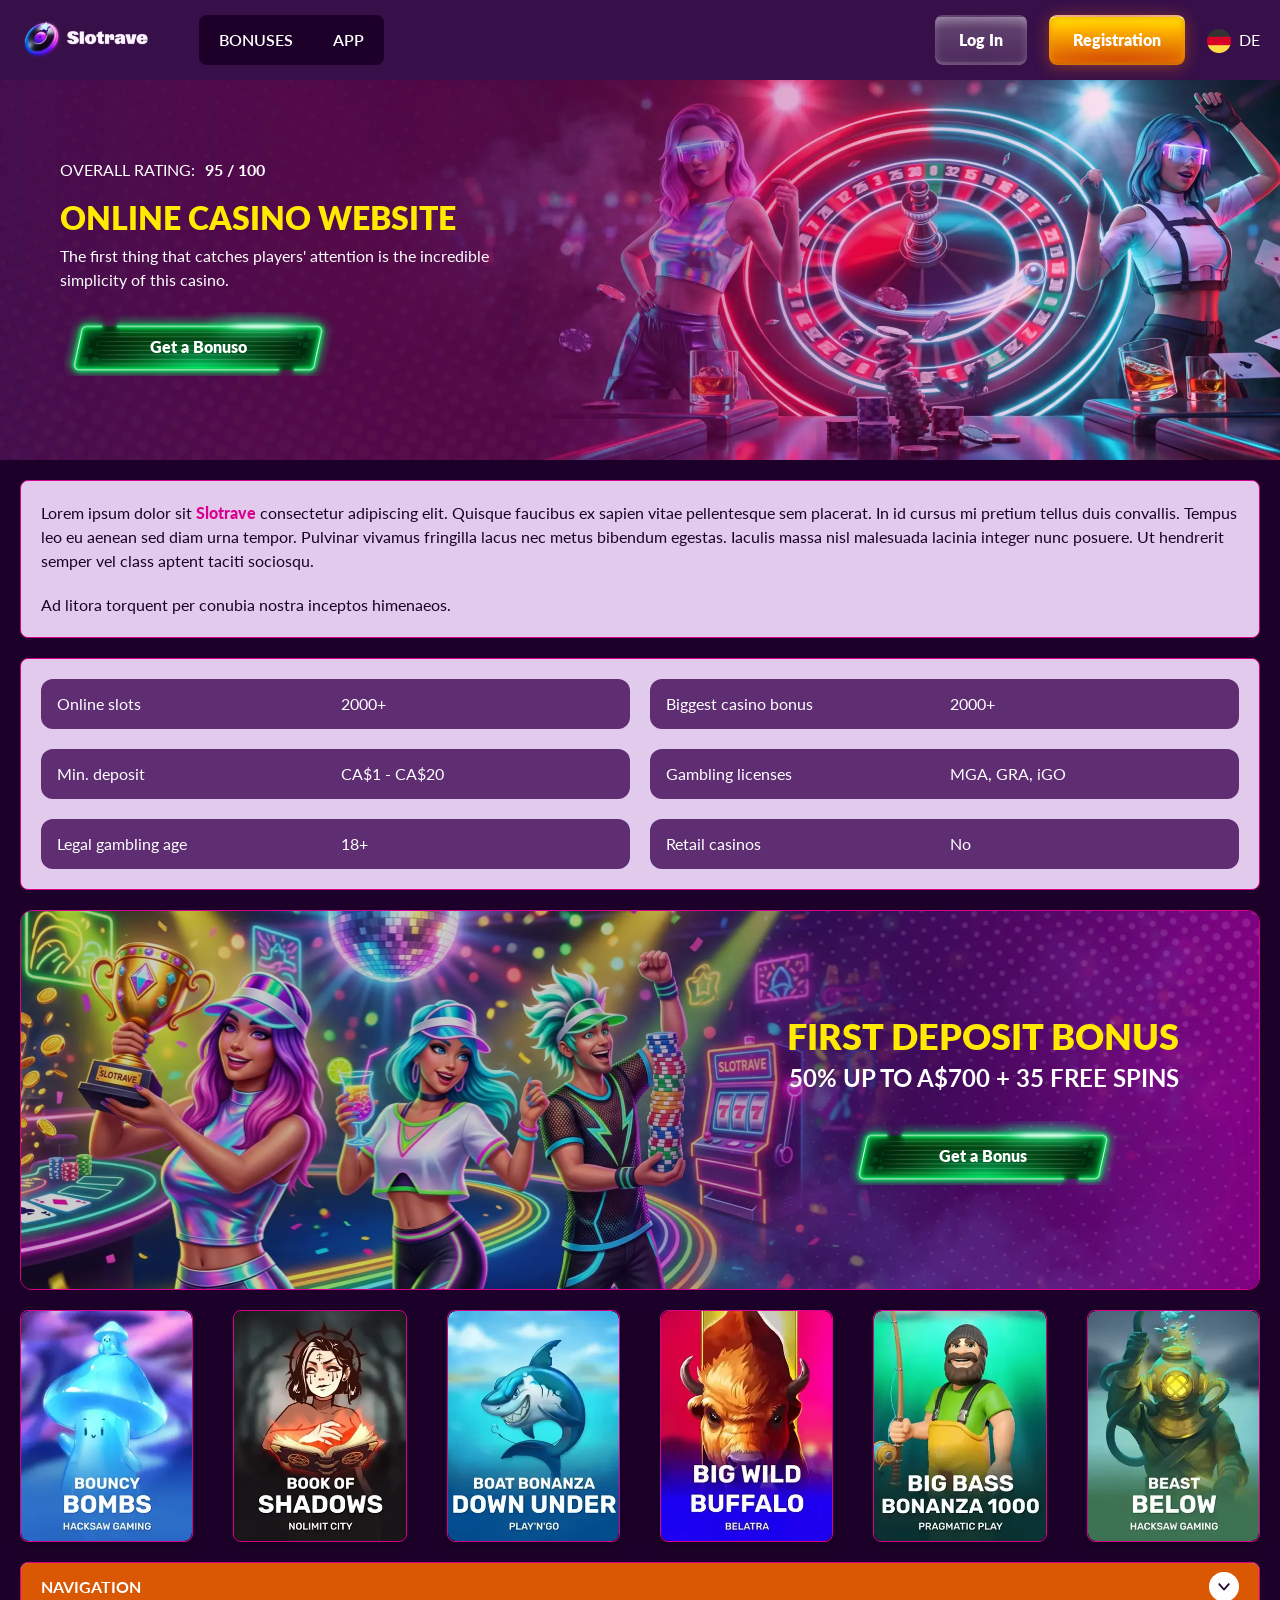
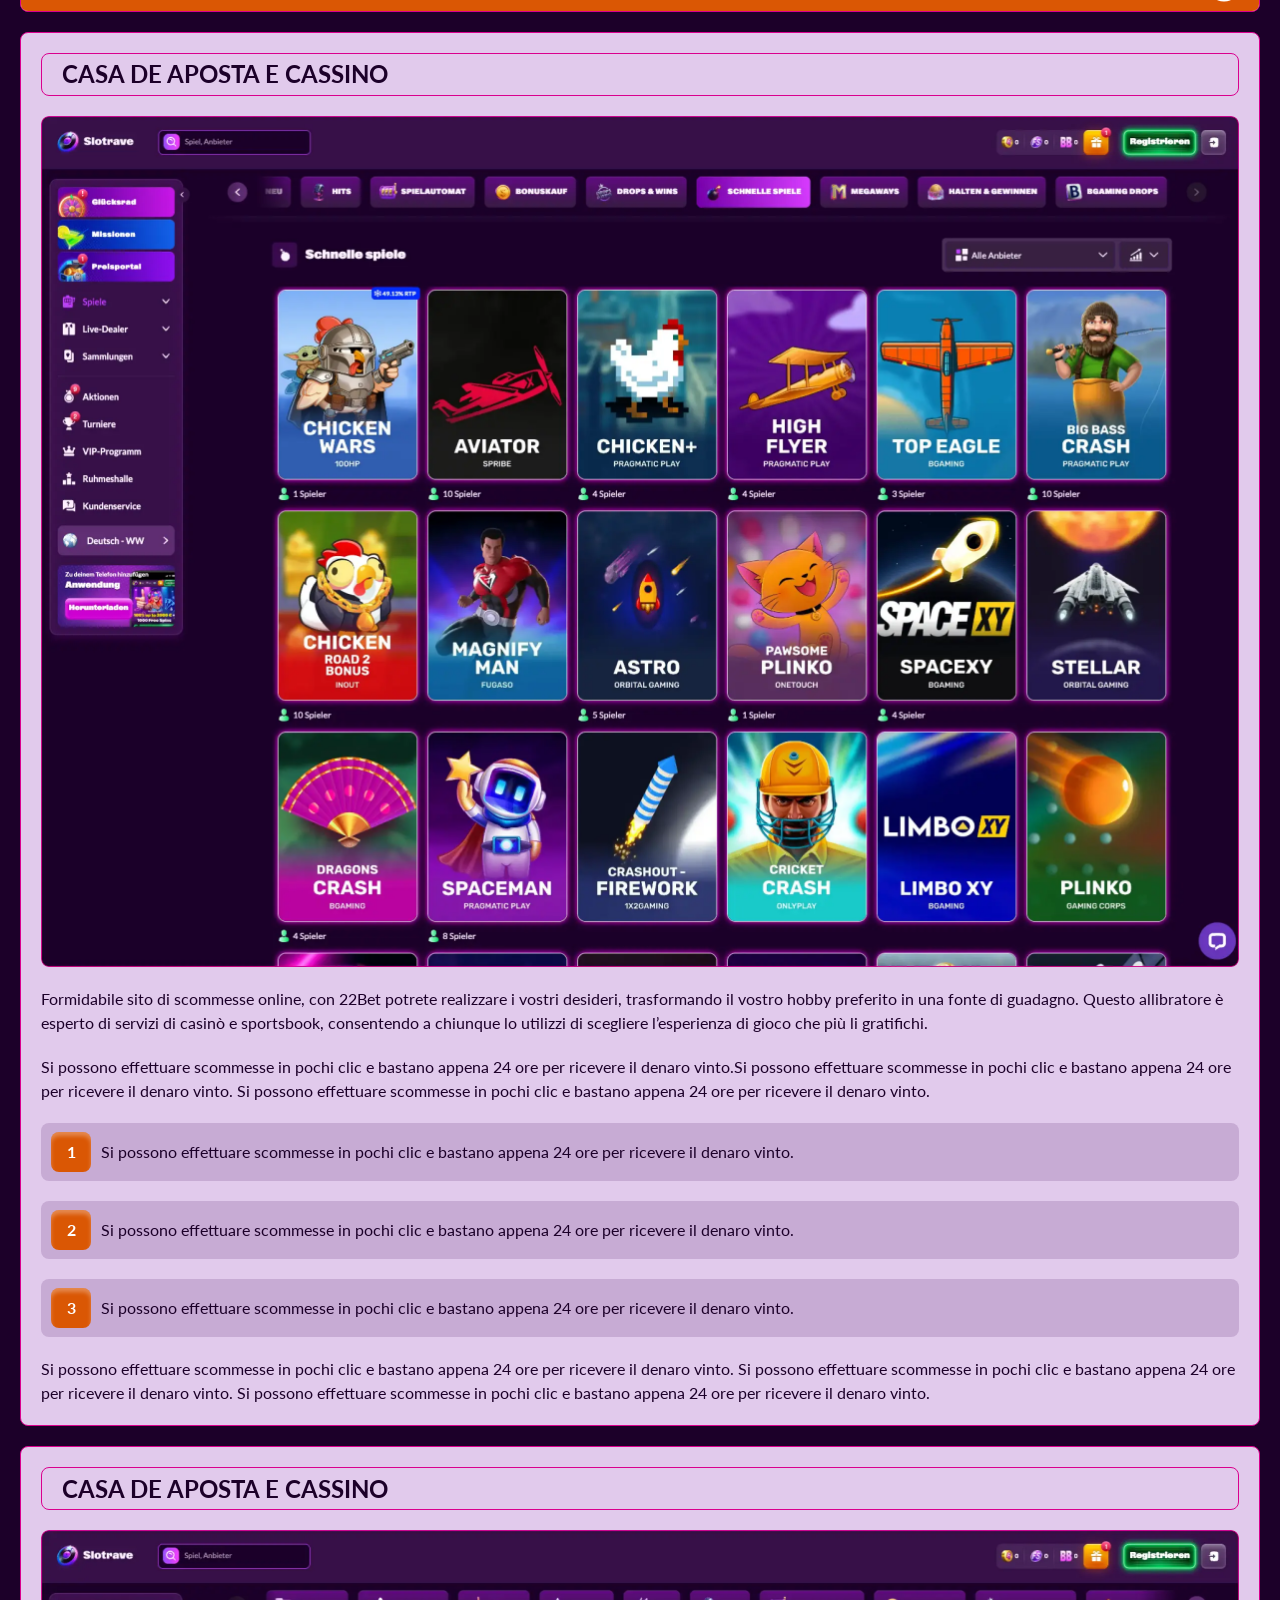
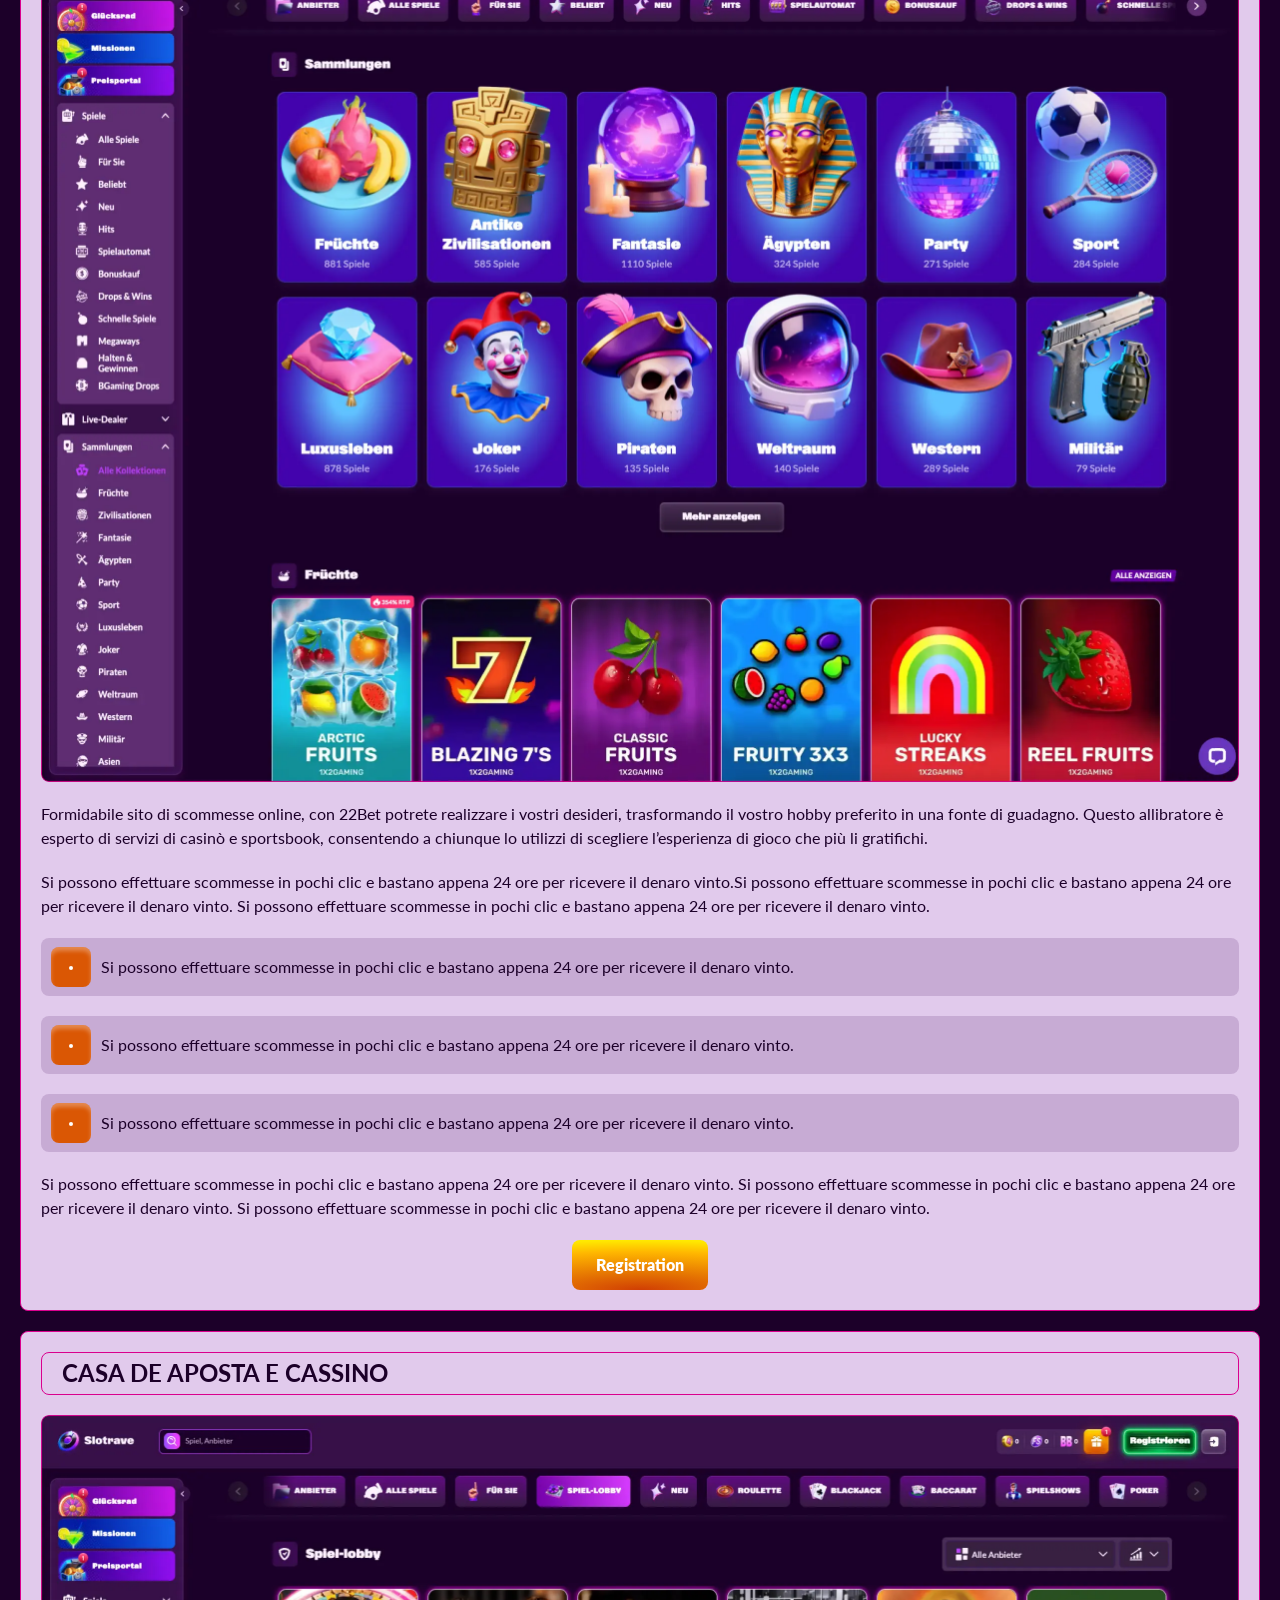
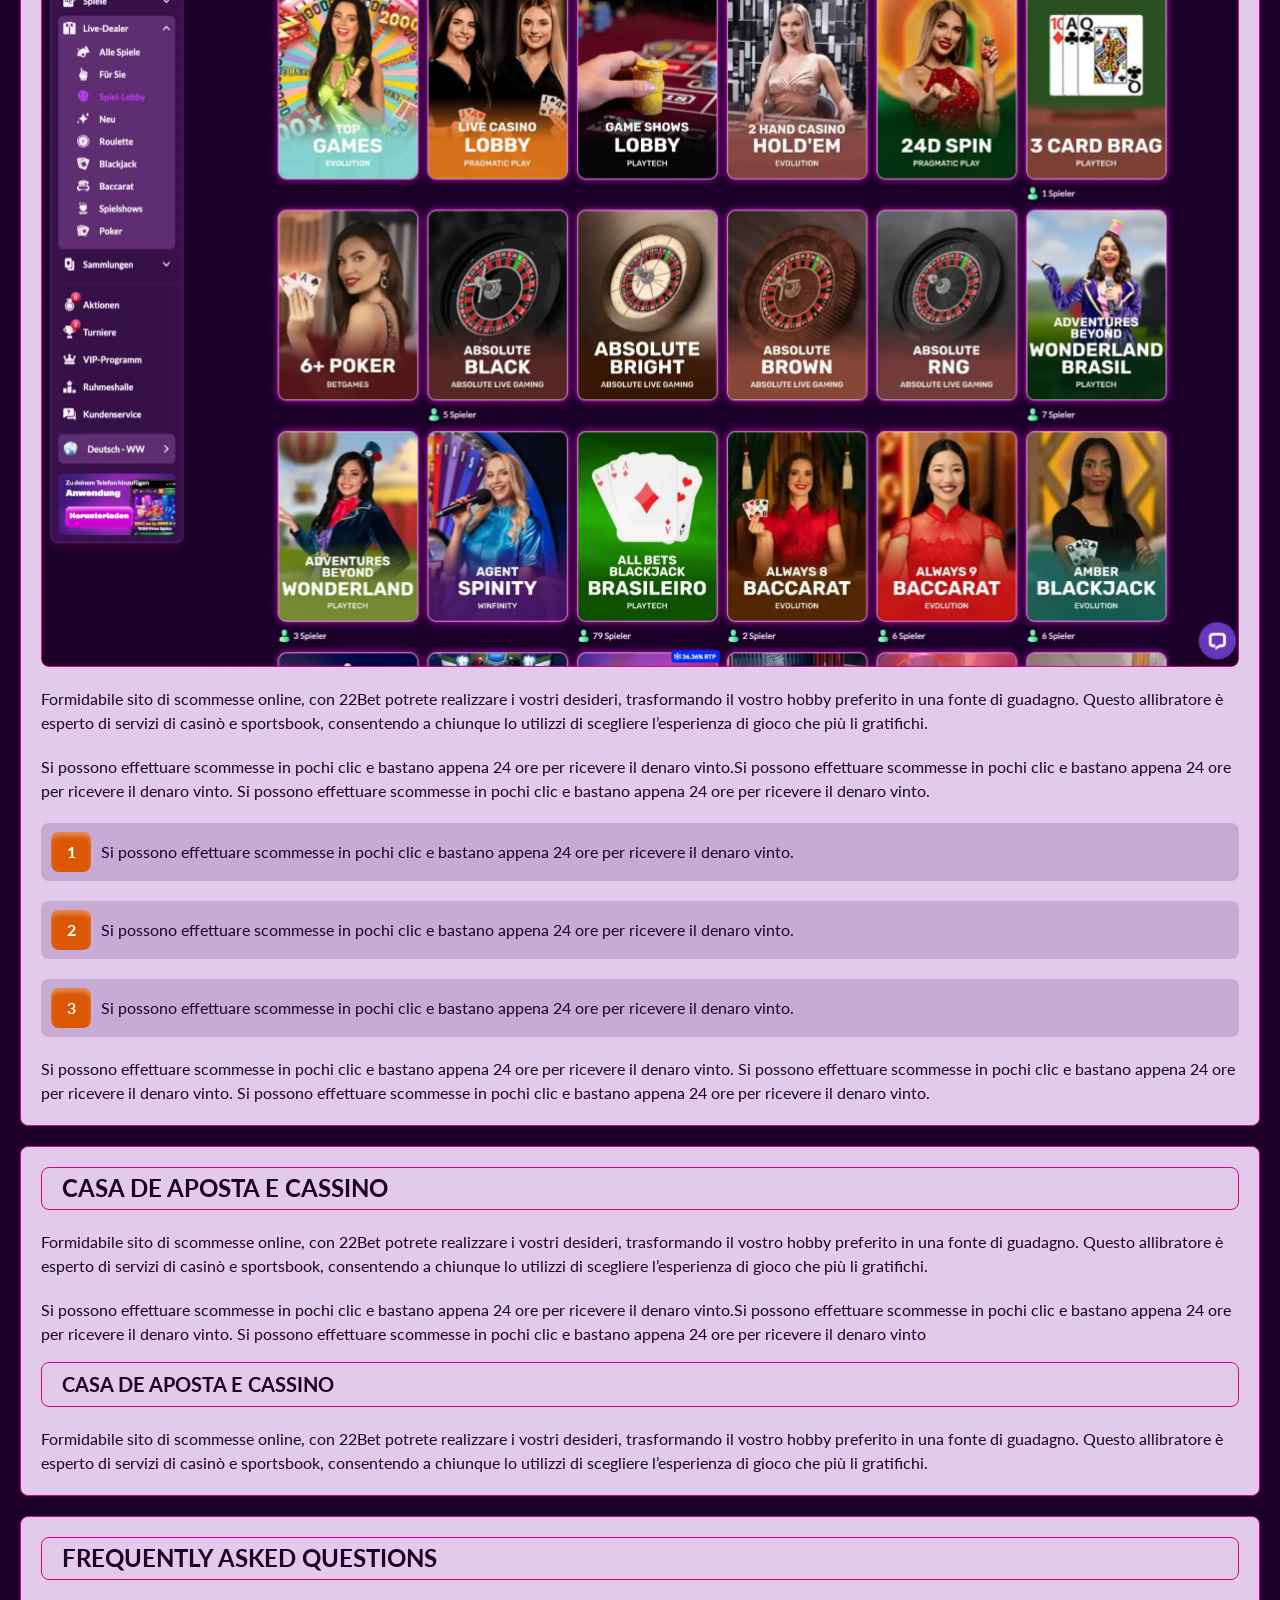
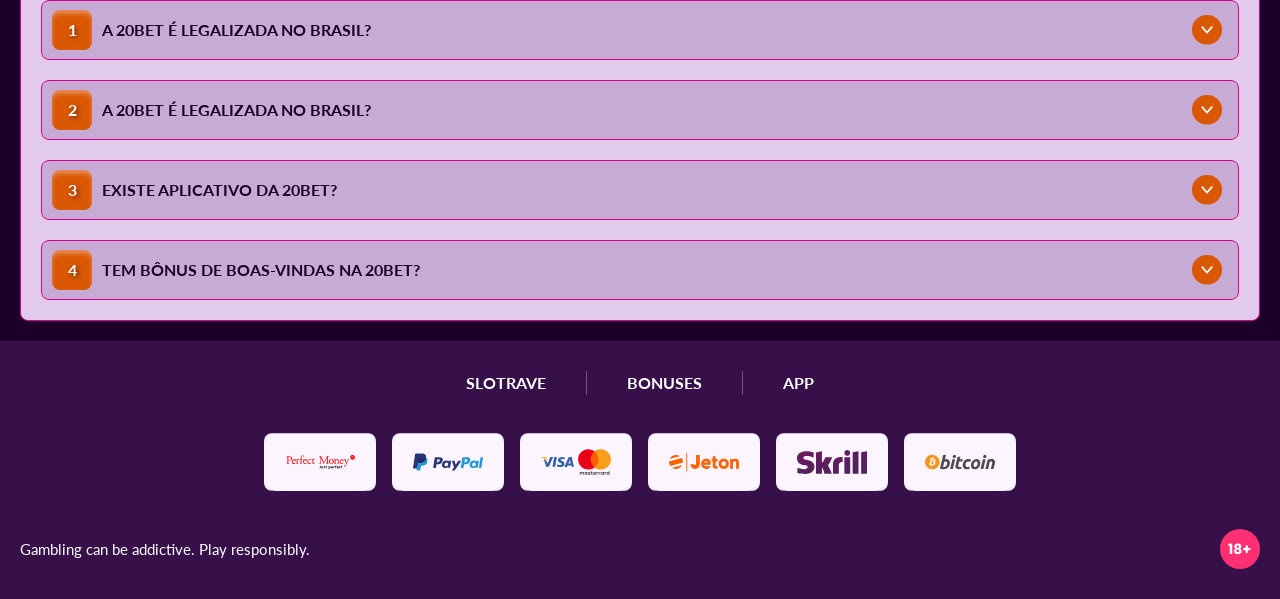
<file: index.html>
<!DOCTYPE html>
<html lang="de">
  <head>
    <meta charset="UTF-8" />
   
    <meta name="viewport" content="width=device-width, initial-scale=1.0" />
    <title>Slotrave </title>
    <meta name="description" content />
    <meta property="og:site_name" content />
    <meta property="og:title" content />
    <meta property="og:type" content="website" />
    <meta property="og:url" content />
    <meta property="og:image" content />
    <meta property="og:image:alt" content />
    <meta property="og:locale" content="de" />
    <meta property="og:description" content />
    <link rel="preconnect" href="https://fonts.googleapis.com" />
    <link rel="preconnect" href="https://fonts.gstatic.com" crossorigin="anonymous" />
 <link href="https://fonts.googleapis.com/css2?family=Lato:ital,wght@0,100;0,300;0,400;0,700;0,900;1,100;1,300;1,400;1,700;1,900&display=swap" rel="stylesheet">
   <link rel="stylesheet" href="./css/reset.css" />
    <link rel="stylesheet" href="./css/main.css" />
    <link rel="stylesheet" href="./css/media.css"/>
    <link rel="icon" href="./images/Group.png" type="image/x-icon"/>
    <script
    src="https://code.jquery.com/jquery-3.6.1.min.js"
    integrity="sha256-o88AwQnZB+VDvE9tvIXrMQaPlFFSUTR+nldQm1LuPXQ="
    crossorigin="anonymous"
  ></script>
  </head>
  <body>
    <header class="header">
      <section class="content header__content">
        <a href="./index.html" class="logo header__logo"
          ><img src="./images/logo.svg" alt="logo" title
        /></a>
        <button class="header__btn-menu" >
          <svg width="16px" height="16px" viewBox="0 0 16 16" xmlns="http://www.w3.org/2000/svg">
              <rect y="0" width="16" height="3" rx="1.5"></rect>
              <rect y="6.5" width="16" height="3" rx="1.5"></rect>
              <rect y="13" width="16" height="3" rx="1.5"></rect>
            </svg>
        </button>

          <nav class="menu header__menu">
            <ul class="header__menu-list">
                
              <li class="" >
            
                <a href="./bonus.html" >
                <span>Bonuses</span>
              </a>
            
              </a>
            </li>
              <li>
                <a href="./app.html">
                 App
                </a>
              </li>
              
             
            </ul>
            <div class="header__button header__button-menu " >
              <a href="#" class="button  button__login-menu">log in</a>
              <a href="#" class="button button__menu">registration</a>
            </div>
           
          </nav>
            <a href="#" class="button button__login">log in</a>
            <a href="#" class="button button__singup">registration</a>
            <!-- <div id="clock" class="header__time">00:00</div> -->
            <a href="#" class="header__flag">
                <span><img src="./images/flag.png" alt="flag" title /></span>
                <span>de</span>
              </a>
      </section>
    </header>
     <main class="main home main-page">
        <section class=" hero hero__page">
           
            <div class="background">
              <img src="./images/main/bg-main.webp" alt="hero" title />
              
            </div>
            <div class="hero__wrapper">
              <div class="hero__data">
                <div class="hero__rating" >
                  <p>Overall Rating:</p>
                 
                  <span >
                    <span >95</span>
                  <span>/</span> 
                  <span >100</span>
                  
                  </span>
                </div>
                <h1 class="title general hero__title">
                 Online Casino Website
                </h1>
                <p class="hero__text">The first thing that catches players' attention is the incredible simplicity of this casino.</p>
                <a href="#" class="button  hero__button">Get a Bonuso</a>
               
              </div>
             
            </div>
          </section>
      <section class="main__wrap main__wrap-page">
       
       <section class="content__wrapper content__wrapper-page">

         
        
       
          <section class="content article">
            <p>
             Lorem ipsum dolor sit <a href="#">Slotrave</a> consectetur adipiscing elit. Quisque faucibus ex sapien vitae pellentesque sem placerat. In id cursus mi pretium tellus duis convallis. Tempus leo eu aenean sed diam urna tempor. Pulvinar vivamus fringilla lacus nec metus bibendum egestas. Iaculis massa nisl malesuada lacinia integer nunc posuere. Ut hendrerit semper vel class aptent taciti sociosqu.
            </p>
            <p>
             Ad litora torquent per conubia nostra inceptos himenaeos.
            </p>
          </section>
      <section class="content features">
           
              <table class="features__table">
               <tbody class="features__group">
                 
                   <tr>
                   <td>Online slots</td>
                   <td>2000+</td>
                  </tr>
                  <tr>
                   <td>Biggest casino bonus</td>
                   <td>2000+</td>
                  </tr>
                  <tr>
                   <td>Min. deposit</td>
                   <td>CA$1 - CA$20</td>
                  </tr>
              
                     <tr>
                     <td>Gambling licenses</td>
                     <td>MGA, GRA, iGO</td>
                   </tr>
                   <tr>
                     <td>Legal gambling age</td>
                     <td>18+</td>
                   </tr>
                   <tr>
                     <td>Retail casinos</td>
                     <td>No</td>
                   </tr>
                
               </tbody>
             </table>
            
         
           </section>  

        
             
             <section class="content banner banner-main">
            <div class="background ">
              
              <img src="./images/main/banner-main.webp" alt="banner" title />
              
            </div>
            <div class="banner__info">
              
              <h2 class="title high banner__title-main">
                  
               first Deposit Bonus
              </h2>
            <p class="banner__subtitle">50% up to A$700 + 35 Free spins</p>
              <a href="#" class="button banner__button">Get a Bonus</a>
            </div>
          </section>
          
           <section class="content casino">
           
              <ul class="casino__list ">
                <li class="casino__item">
                    <a href="#"><div class="casino__wrapper">
                      <img class="casino__img" src="./images/main/card-main1.webp" alt="" title>
                    <div class="casino__hover casino__hover-live">
                        
                        <div class="casino-box">
                            
                        <span  class="button  casino__buttons"><img src="./images/card-button.svg" alt="" title></span>
                        </div>
                    </div>
                    </div>
                    </a>
                </li>
                <li class="casino__item">
                  <a href="#"><div class="casino__wrapper">
                      <img class="casino__img" src="./images/main/card-main2.webp" alt="" title>
                    <div class="casino__hover casino__hover-live">
                        
                        <div class="casino-box">
                            
                        <span  class="button  casino__buttons"><img src="./images/card-button.svg" alt="" title></span>
                        </div>
                    </div>
                    </div>
                    </a>
              </li>
              <li class="casino__item">
              <a href="#"><div class="casino__wrapper">
                      <img class="casino__img" src="./images/main/card-main3.webp" alt="" title>
                    <div class="casino__hover casino__hover-live">
                        
                        <div class="casino-box">
                            
                        <span  class="button  casino__buttons"><img src="./images/card-button.svg" alt="" title></span>
                        </div>
                    </div>
                    </div>
                    </a>
            </li>
             <li class="casino__item">
                <a href="#"><div class="casino__wrapper">
                      <img class="casino__img" src="./images/main/card-main4.webp" alt="" title>
                    <div class="casino__hover casino__hover-live">
                        
                        <div class="casino-box">
                            
                        <span  class="button  casino__buttons"><img src="./images/card-button.svg" alt="" title></span>
                        </div>
                    </div>
                    </div>
                    </a>
            </li>
             <li class="casino__item">
                <a href="#"><div class="casino__wrapper">
                      <img class="casino__img" src="./images/main/card-main5.webp" alt="" title>
                    <div class="casino__hover casino__hover-live">
                        
                        <div class="casino-box">
                            
                        <span  class="button  casino__buttons"><img src="./images/card-button.svg" alt="" title></span>
                        </div>
                    </div>
                    </div>
                    </a>
            </li>
             <li class="casino__item">
                <a href="#"><div class="casino__wrapper">
                      <img class="casino__img" src="./images/main/card-main6.webp" alt="" title>
                    <div class="casino__hover casino__hover-live">
                        
                        <div class="casino-box">
                            
                        <span  class="button  casino__buttons"><img src="./images/card-button.svg" alt="" title></span>
                        </div>
                    </div>
                    </div>
                    </a>
            </li>
        

              </ul>
         </section>
              <section class="content menu-review__content">
              

            
                <div class="menu__review-desk menu__review-content">Navigation</div>
                <ul class="menu__review menu__review-list">
                  <li><a href="#">Lorem ipsum dolor sit</a></li>
                    <li><a href="#">Amet consectetur adipiscing</a></li>
                      <li><a href="#">Quisque faucibus ex sapien vitae</a></li>
                        <li><a href="#">Ut hendrerit sempero</a></li>
                          <li><a href="#">Pulvinar vivamus fringilla</a></li>
                           <li><a href="#">Ad litora torquent per conubia</a></li>
                         
                          
                </ul>
             
          
          </section>
          
        
          <section class="content article">
            <h2 class="title high article__title">Casa de Aposta e Cassino</h2>
             <div class="images">
              <img src="./images/main/image1-main.webp" alt="banner" title />
            </div>
            <p>
             Formidabile sito di scommesse online, con 22Bet potrete realizzare i vostri desideri, trasformando il vostro hobby preferito in una fonte di guadagno. Questo allibratore è esperto di servizi di casinò e sportsbook, consentendo a chiunque lo utilizzi di scegliere l’esperienza di gioco che più li gratifichi.
            </p>
            <p>
             Si possono effettuare scommesse in pochi clic e bastano appena 24 ore per ricevere il denaro vinto.Si possono effettuare scommesse in pochi clic e bastano appena 24 ore per ricevere il denaro vinto. Si possono effettuare scommesse in pochi clic e bastano appena 24 ore per ricevere il denaro vinto.
            </p>
           <ol>
              <li>Si possono effettuare scommesse in pochi clic e bastano appena 24 ore per ricevere il denaro vinto.</li>
              <li>Si possono effettuare scommesse in pochi clic e bastano appena 24 ore per ricevere il denaro vinto.</li>
              <li>Si possono effettuare scommesse in pochi clic e bastano appena 24 ore per ricevere il denaro vinto.</li>
            </ol>
            <p>Si possono effettuare scommesse in pochi clic e bastano appena 24 ore per ricevere il denaro vinto. Si possono effettuare scommesse in pochi clic e bastano appena 24 ore per ricevere il denaro vinto. Si possono effettuare scommesse in pochi clic e bastano appena 24 ore per ricevere il denaro vinto.</p>
          </section>
           <section class="content article">
            <h2 class="title high article__title">Casa de Aposta e Cassino</h2>
             <div class="images">
              <img src="./images/main/image2-main.webp" alt="banner" title />
            </div>
            <p>
             Formidabile sito di scommesse online, con 22Bet potrete realizzare i vostri desideri, trasformando il vostro hobby preferito in una fonte di guadagno. Questo allibratore è esperto di servizi di casinò e sportsbook, consentendo a chiunque lo utilizzi di scegliere l’esperienza di gioco che più li gratifichi.
            </p>
            <p>
             Si possono effettuare scommesse in pochi clic e bastano appena 24 ore per ricevere il denaro vinto.Si possono effettuare scommesse in pochi clic e bastano appena 24 ore per ricevere il denaro vinto. Si possono effettuare scommesse in pochi clic e bastano appena 24 ore per ricevere il denaro vinto.
            </p>
           <ul>
              <li>Si possono effettuare scommesse in pochi clic e bastano appena 24 ore per ricevere il denaro vinto.</li>
              <li>Si possono effettuare scommesse in pochi clic e bastano appena 24 ore per ricevere il denaro vinto.</li>
              <li>Si possono effettuare scommesse in pochi clic e bastano appena 24 ore per ricevere il denaro vinto.</li>
            </ul>
            <p>Si possono effettuare scommesse in pochi clic e bastano appena 24 ore per ricevere il denaro vinto. Si possono effettuare scommesse in pochi clic e bastano appena 24 ore per ricevere il denaro vinto. Si possono effettuare scommesse in pochi clic e bastano appena 24 ore per ricevere il denaro vinto.</p>
         <a href="#" class="button">Registration</a>
          </section>
           <section class="content article">
            <h2 class="title high article__title">Casa de Aposta e Cassino</h2>
             <div class="images">
              <img src="./images/main/image3-main.webp" alt="banner" title />
            </div>
            <p>
             Formidabile sito di scommesse online, con 22Bet potrete realizzare i vostri desideri, trasformando il vostro hobby preferito in una fonte di guadagno. Questo allibratore è esperto di servizi di casinò e sportsbook, consentendo a chiunque lo utilizzi di scegliere l’esperienza di gioco che più li gratifichi.
            </p>
            <p>
             Si possono effettuare scommesse in pochi clic e bastano appena 24 ore per ricevere il denaro vinto.Si possono effettuare scommesse in pochi clic e bastano appena 24 ore per ricevere il denaro vinto. Si possono effettuare scommesse in pochi clic e bastano appena 24 ore per ricevere il denaro vinto.
            </p>
           <ol>
              <li>Si possono effettuare scommesse in pochi clic e bastano appena 24 ore per ricevere il denaro vinto.</li>
              <li>Si possono effettuare scommesse in pochi clic e bastano appena 24 ore per ricevere il denaro vinto.</li>
              <li>Si possono effettuare scommesse in pochi clic e bastano appena 24 ore per ricevere il denaro vinto.</li>
            </ol>
            <p>Si possono effettuare scommesse in pochi clic e bastano appena 24 ore per ricevere il denaro vinto. Si possono effettuare scommesse in pochi clic e bastano appena 24 ore per ricevere il denaro vinto. Si possono effettuare scommesse in pochi clic e bastano appena 24 ore per ricevere il denaro vinto.</p>
          </section>
           <section class="content article">
            <h2 class="title high article__title">Casa de Aposta e Cassino</h2>
            <p>Formidabile sito di scommesse online, con 22Bet potrete realizzare i vostri desideri, trasformando il vostro hobby preferito in una fonte di guadagno. Questo allibratore è esperto di servizi di casinò e sportsbook, consentendo a chiunque lo utilizzi di scegliere l’esperienza di gioco che più li gratifichi.</p>
            <p>Si possono effettuare scommesse in pochi clic e bastano appena 24 ore per ricevere il denaro vinto.Si possono effettuare scommesse in pochi clic e bastano appena 24 ore per ricevere il denaro vinto. Si possono effettuare scommesse in pochi clic e bastano appena 24 ore per ricevere il denaro vinto</p>
            <h3>Casa de Aposta e Cassino</h3>
            <p>Formidabile sito di scommesse online, con 22Bet potrete realizzare i vostri desideri, trasformando il vostro hobby preferito in una fonte di guadagno. Questo allibratore è esperto di servizi di casinò e sportsbook, consentendo a chiunque lo utilizzi di scegliere l’esperienza di gioco che più li gratifichi.</p>
           </section>

          <section class="content faq">
            <h2 class="title high faq__title">Frequently Asked Questions</h2>
            <ol class="faq__list " >
              <li class="faq__item"  >
                <h3 class="title medium faq__subtitle js-button-expander js-button-expander--faq"  >A 20Bet é legalizada no Brasil?
                 </h3>
                <div  class="faq__answer js-expand-content js-expand-content--faq" >
                  <p  >
                    Sim, a casa de apostas tem licença emitida por Curaçao, que é reconhecida no Brasil e a permite atuar por aqui.
                  </p>
                </div>
              </li>
              <li class="faq__item"  >
                <h3 class="title medium faq__subtitle js-button-expander js-button-expander--faq"  >A 20Bet é legalizada no Brasil?</h3>
                <div class="faq__answer js-expand-content js-expand-content--faq" >
                  <p  >
                    Sim, a casa de apostas tem licença emitida por Curaçao, que é reconhecida no Brasil e a permite atuar por aqui.
                  </p>
                </div>
              </li> 
              <li class="faq__item"  >
                <h3 class="title medium faq__subtitle js-button-expander js-button-expander--faq"  >Existe aplicativo da 20Bet?</h3>
                <div class="faq__answer js-expand-content js-expand-content--faq" >
                  <p  >
                   Sim, disponível para sistemas operacionais iOS e Android.
                  </p>
                </div>
              </li> 
              <li class="faq__item"  >
                <h3 class="title medium faq__subtitle js-button-expander js-button-expander--faq"  >Tem bônus de boas-vindas na 20Bet?</h3>
                <div class="faq__answer js-expand-content js-expand-content--faq" >
                  <p  >
                   O pacote especial para novos usuários da 20Bet paga 100% sobre o primeiro depósito, com limite de 600 BRL.
                  </p>
                </div>
              </li> 
             
            </ol>
          </section>
          
        </section> 
      
        <div class=""  onclick="scrollToTop()">
          <button class="main__arrow" id="scrollToTopBtn"></button>
        </div> 
        
      </section>
    </main> 
     <footer class=" footer ">
      <section class="content footer__content">
        <ul class="footer__menu">
         <li><a href="/">slotrave</a></li>
         <li><a href="./bonus.html">bonuses</a></li>
         <li><a href="./app.html">app</a></li>
         
        </ul>
       
          <ul class="footer__cards-list">
           
            <li>
              <a href="#"
                ><img src="./images/footer-img1.svg" alt="card" title
              /></a>
            </li>
           <li>
              <a href="#"
                ><img src="./images/footer-img2.svg" alt="card" title
              /></a>
            </li> <li>
              <a href="#"
                ><img src="./images/footer-img3.svg" alt="card" title
              /></a>
            </li> <li>
              <a href="#"
                ><img src="./images/footer-img4.svg" alt="card" title
              /></a>
            </li> <li>
              <a href="#"
                ><img src="./images/footer-img5.svg" alt="card" title
              /></a>
            </li> <li>
              <a href="#"
                ><img src="./images/footer-img6.svg" alt="card" title
              /></a>
            </li>
          </ul>
       
        <div class="footer__wrapp">
          <div class="footer__text">
           
            <p>Gambling can be addictive. Play responsibly. 
</p>
           
          </div>
          <div class="footer__age">
            <img src="./images/age.svg" alt="age" title />
          </div>
        </div>
      
      </section>
    </footer>
    <script src="./js/arrowUp.js" defer></script>
    <script src="./js/sidebar.js" defer></script>
    <script src="./js/expander.js" defer></script>
    <script src="./js/mobile-menu.js" defer></script>
    <!-- <script src="./js/clock.js" defer></script> -->
  </body>
</html>
</file>
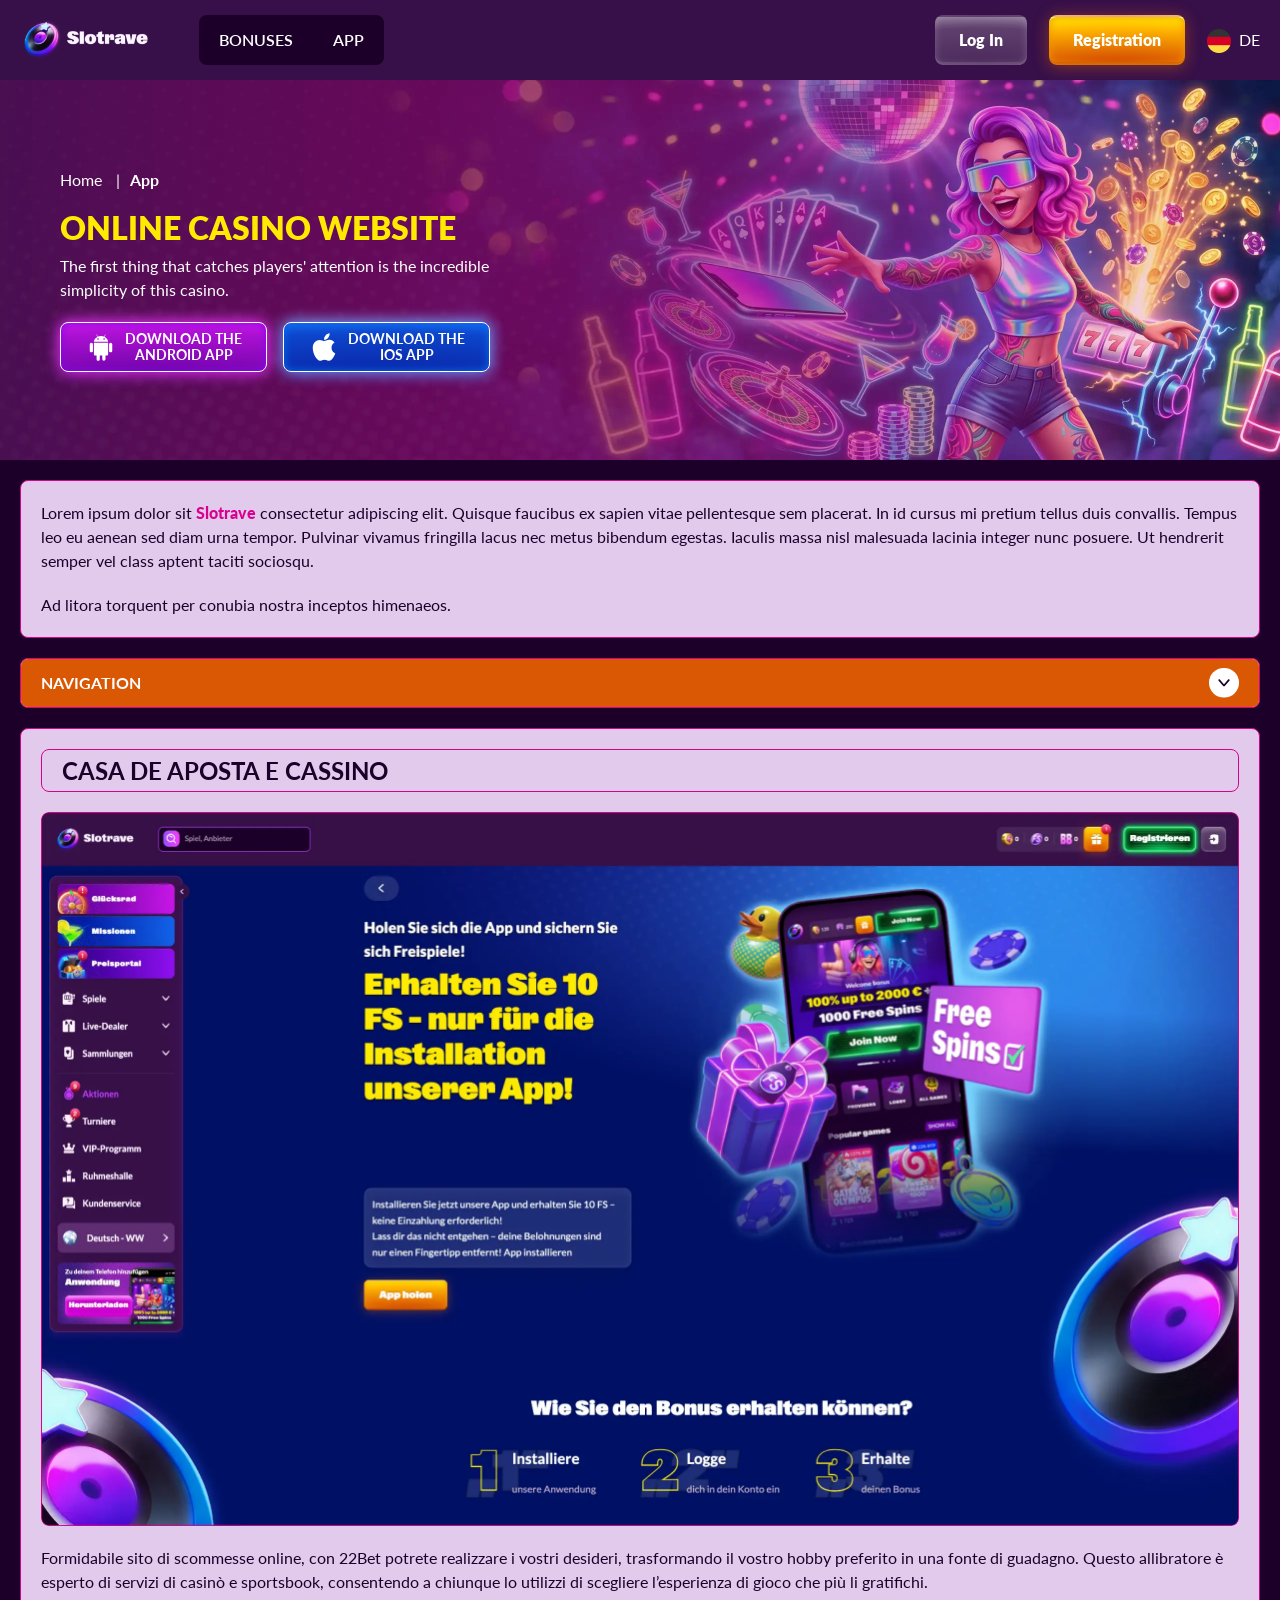
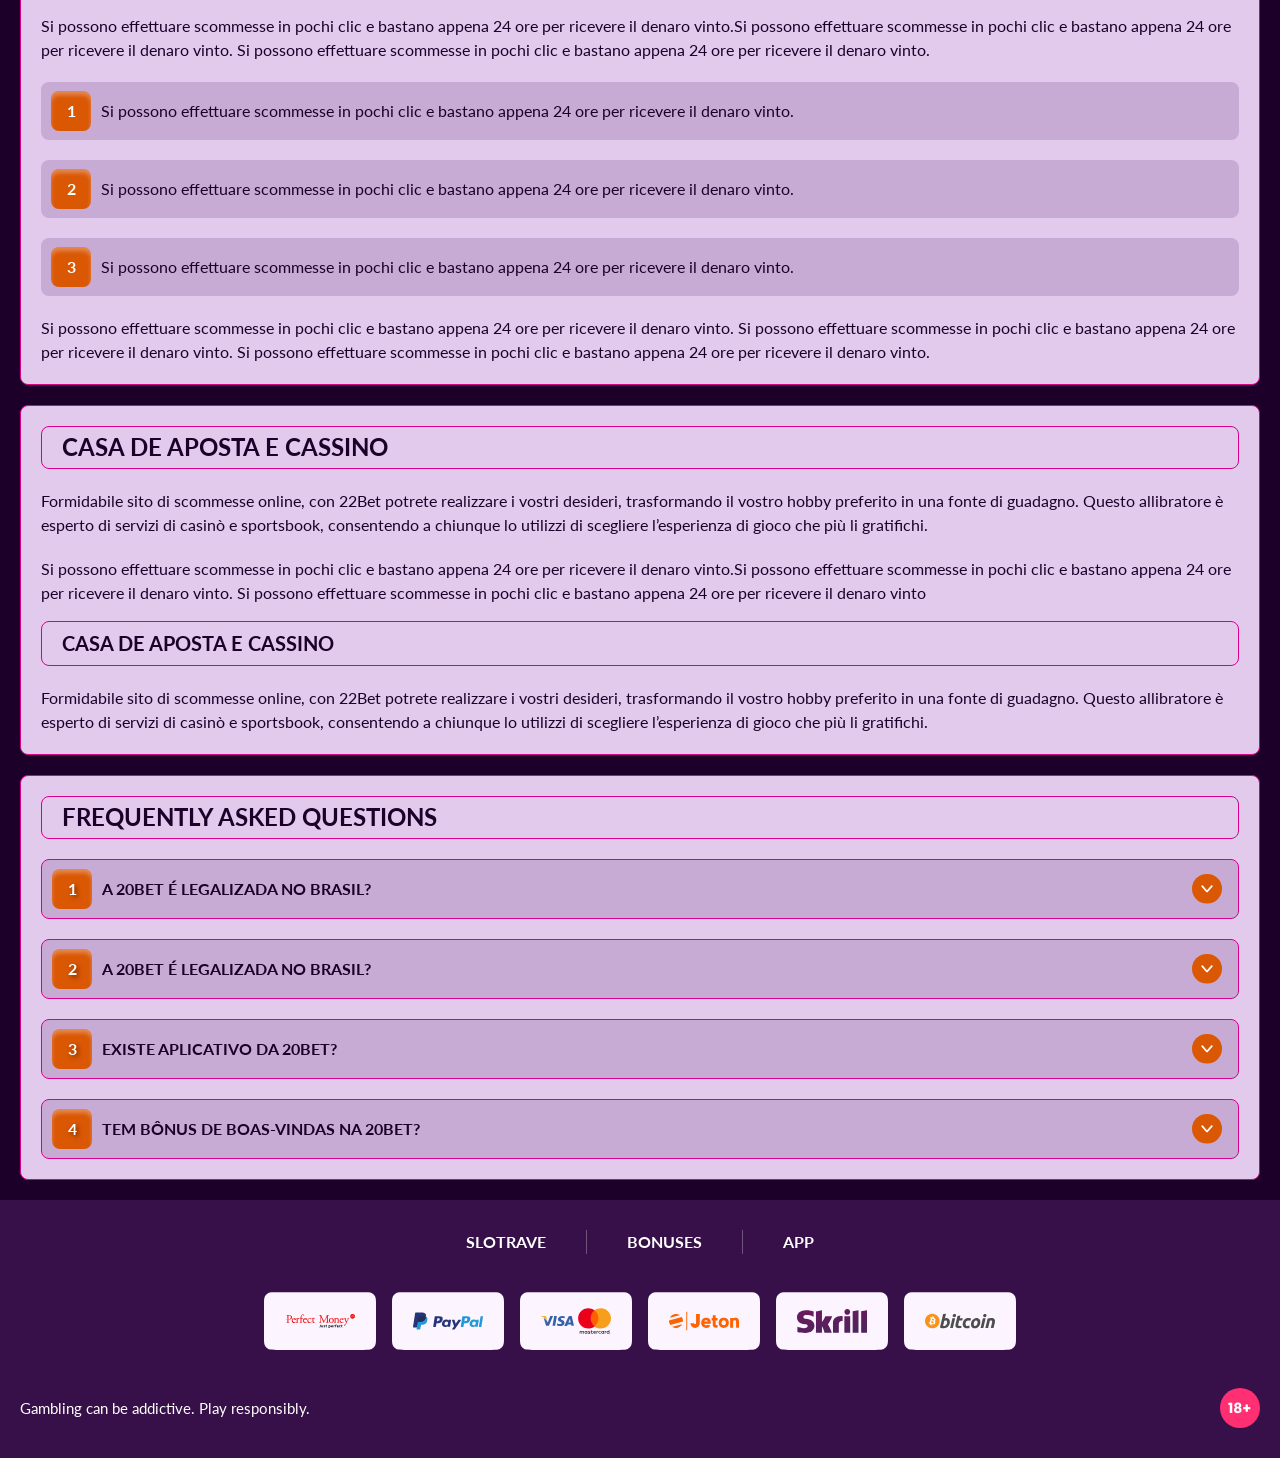
<file: app.html>
<!DOCTYPE html>
<html lang="de">
  <head>
    <meta charset="UTF-8" />
   
    <meta name="viewport" content="width=device-width, initial-scale=1.0" />
    <title>Slotrave </title>
    <meta name="description" content />
    <meta property="og:site_name" content />
    <meta property="og:title" content />
    <meta property="og:type" content="website" />
    <meta property="og:url" content />
    <meta property="og:image" content />
    <meta property="og:image:alt" content />
    <meta property="og:locale" content="de" />
    <meta property="og:description" content />
    <link rel="preconnect" href="https://fonts.googleapis.com" />
    <link rel="preconnect" href="https://fonts.gstatic.com" crossorigin="anonymous" />
  <link href="https://fonts.googleapis.com/css2?family=Lato:ital,wght@0,100;0,300;0,400;0,700;0,900;1,100;1,300;1,400;1,700;1,900&display=swap" rel="stylesheet">

   <link rel="stylesheet" href="./css/reset.css" />
    <link rel="stylesheet" href="./css/main.css" />
    <link rel="stylesheet" href="./css/media.css"/>
    <link rel="icon" href="./images/Group.png" type="image/x-icon"/>
    <script
    src="https://code.jquery.com/jquery-3.6.1.min.js"
    integrity="sha256-o88AwQnZB+VDvE9tvIXrMQaPlFFSUTR+nldQm1LuPXQ="
    crossorigin="anonymous"
  ></script>
  </head>
  <body>
    <header class="header">
      <section class="content header__content">
        <a href="./index.html" class="logo header__logo"
          ><img src="./images/logo.svg" alt="logo" title
        /></a>
        <button class="header__btn-menu" >
          <svg width="16px" height="16px" viewBox="0 0 16 16" xmlns="http://www.w3.org/2000/svg">
              <rect y="0" width="16" height="3" rx="1.5"></rect>
              <rect y="6.5" width="16" height="3" rx="1.5"></rect>
              <rect y="13" width="16" height="3" rx="1.5"></rect>
            </svg>
        </button>

          <nav class="menu header__menu">
           <ul class="header__menu-list">
                
              <li class="" >
            
                <a href="./bonus.html" >
                <span>Bonuses</span>
              </a>
            
              </a>
            </li>
              <li>
                <a href="./app.html">
                 App
                </a>
              </li>
              
             
            </ul>
            <div class="header__button header__button-menu " >
              <a href="#" class="button  button__login-menu">log in</a>
              <a href="#" class="button button__menu">registration</a>
            </div>
           
          </nav>
            <a href="#" class="button button__login">log in</a>
            <a href="#" class="button button__singup">registration</a>
            <!-- <div id="clock" class="header__time">00:00</div> -->
            <a href="#" class="header__flag">
                <span><img src="./images/flag.png" alt="flag" title /></span>
                <span>de</span>
              </a>
      </section>
    </header>
     <main class="main home main-page">
        <section class=" hero hero__page">
           
            <div class="background background-page">
              <img src="./images/app/bg-app.webp" alt="hero" title />
              
            </div>
            <div class="hero__wrapper hero__wrapper-page">
              <div class="hero__data hero__data-bonus">
                <ul
                class="breadcrumbs "
                
              >
                <li
                  
                >
                  <a href="#" >
                    <span >Home</span></a
                  >
                 
                </li>
                <li
                  
                >
                  <a href="/" > <span >App</span></a>
                 
                </li>
              </ul>
                <h1 class="title general hero__title">
                  Online Casino Website
                </h1>
                 <p class="hero__text">The first thing that catches players' attention is the incredible simplicity of this casino.</p>
               
              <div class="banner__content banner__content-app">
             
                  <a href="#" class="banner__btn banner__btn-app">
                    <img src="./images/main/apple-app.svg" alt="icon" title>
                   Download the </br>
IOS app
                  </a>
                  <a href="#" class="banner__btn banner__btn-android"
                    > <img src="./images/main/android-app.svg" alt="icon" title>Download the  </br>
 Android app</a
                  >
                </div>
              </div>
             
            </div>
          </section>
      <section class="main__wrap main__wrap-page">
       
       <section class="content__wrapper content__wrapper-page">

         
        
       
          <section class="content article">
            <p>
             Lorem ipsum dolor sit <a href="#">Slotrave</a> consectetur adipiscing elit. Quisque faucibus ex sapien vitae pellentesque sem placerat. In id cursus mi pretium tellus duis convallis. Tempus leo eu aenean sed diam urna tempor. Pulvinar vivamus fringilla lacus nec metus bibendum egestas. Iaculis massa nisl malesuada lacinia integer nunc posuere. Ut hendrerit semper vel class aptent taciti sociosqu.
            </p>
            <p>
             Ad litora torquent per conubia nostra inceptos himenaeos.
            </p>
          </section>
         
       <section class="content menu-review__content">
              

            
                <div class="menu__review-desk menu__review-content">Navigation</div>
                <ul class="menu__review menu__review-list">
                  <li><a href="#">Lorem ipsum dolor sit</a></li>
                    <li><a href="#">Amet consectetur adipiscing</a></li>
                      <li><a href="#">Quisque faucibus ex sapien vitae</a></li>
                        <li><a href="#">Ut hendrerit sempero</a></li>
                          <li><a href="#">Pulvinar vivamus fringilla</a></li>
                           <li><a href="#">Ad litora torquent per conubia</a></li>
                         
                          
                </ul>
             
          
          </section>
        
          <section class="content article">
            <h2 class="title high article__title">Casa de Aposta e Cassino</h2>
             <div class="images">
              <img src="./images/app/image1-app.webp" alt="banner" title />
            </div>
            <p>
             Formidabile sito di scommesse online, con 22Bet potrete realizzare i vostri desideri, trasformando il vostro hobby preferito in una fonte di guadagno. Questo allibratore è esperto di servizi di casinò e sportsbook, consentendo a chiunque lo utilizzi di scegliere l’esperienza di gioco che più li gratifichi.
            </p>
            <p>
             Si possono effettuare scommesse in pochi clic e bastano appena 24 ore per ricevere il denaro vinto.Si possono effettuare scommesse in pochi clic e bastano appena 24 ore per ricevere il denaro vinto. Si possono effettuare scommesse in pochi clic e bastano appena 24 ore per ricevere il denaro vinto.
            </p>
           <ol>
              <li>Si possono effettuare scommesse in pochi clic e bastano appena 24 ore per ricevere il denaro vinto.</li>
              <li>Si possono effettuare scommesse in pochi clic e bastano appena 24 ore per ricevere il denaro vinto.</li>
              <li>Si possono effettuare scommesse in pochi clic e bastano appena 24 ore per ricevere il denaro vinto.</li>
            </ol>
            <p>Si possono effettuare scommesse in pochi clic e bastano appena 24 ore per ricevere il denaro vinto. Si possono effettuare scommesse in pochi clic e bastano appena 24 ore per ricevere il denaro vinto. Si possono effettuare scommesse in pochi clic e bastano appena 24 ore per ricevere il denaro vinto.</p>
          </section>
         
         
           <section class="content article">
            <h2 class="title high article__title">Casa de Aposta e Cassino</h2>
            <p>Formidabile sito di scommesse online, con 22Bet potrete realizzare i vostri desideri, trasformando il vostro hobby preferito in una fonte di guadagno. Questo allibratore è esperto di servizi di casinò e sportsbook, consentendo a chiunque lo utilizzi di scegliere l’esperienza di gioco che più li gratifichi.</p>
            <p>Si possono effettuare scommesse in pochi clic e bastano appena 24 ore per ricevere il denaro vinto.Si possono effettuare scommesse in pochi clic e bastano appena 24 ore per ricevere il denaro vinto. Si possono effettuare scommesse in pochi clic e bastano appena 24 ore per ricevere il denaro vinto</p>
            <h3>Casa de Aposta e Cassino</h3>
            <p>Formidabile sito di scommesse online, con 22Bet potrete realizzare i vostri desideri, trasformando il vostro hobby preferito in una fonte di guadagno. Questo allibratore è esperto di servizi di casinò e sportsbook, consentendo a chiunque lo utilizzi di scegliere l’esperienza di gioco che più li gratifichi.</p>
           </section>

          <section class="content faq">
            <h2 class="title high faq__title">Frequently Asked Questions</h2>
            <ul class="faq__list " >
              <li class="faq__item"  >
                <h3 class="title medium faq__subtitle js-button-expander js-button-expander--faq"  >A 20Bet é legalizada no Brasil?
                 </h3>
                <div  class="faq__answer js-expand-content js-expand-content--faq" >
                  <p  >
                    Sim, a casa de apostas tem licença emitida por Curaçao, que é reconhecida no Brasil e a permite atuar por aqui.
                  </p>
                </div>
              </li>
              <li class="faq__item"  >
                <h3 class="title medium faq__subtitle js-button-expander js-button-expander--faq"  >A 20Bet é legalizada no Brasil?</h3>
                <div class="faq__answer js-expand-content js-expand-content--faq" >
                  <p  >
                    Sim, a casa de apostas tem licença emitida por Curaçao, que é reconhecida no Brasil e a permite atuar por aqui.
                  </p>
                </div>
              </li> 
              <li class="faq__item"  >
                <h3 class="title medium faq__subtitle js-button-expander js-button-expander--faq"  >Existe aplicativo da 20Bet?</h3>
                <div class="faq__answer js-expand-content js-expand-content--faq" >
                  <p  >
                   Sim, disponível para sistemas operacionais iOS e Android.
                  </p>
                </div>
              </li> 
              <li class="faq__item"  >
                <h3 class="title medium faq__subtitle js-button-expander js-button-expander--faq"  >Tem bônus de boas-vindas na 20Bet?</h3>
                <div class="faq__answer js-expand-content js-expand-content--faq" >
                  <p  >
                   O pacote especial para novos usuários da 20Bet paga 100% sobre o primeiro depósito, com limite de 600 BRL.
                  </p>
                </div>
              </li> 
             
            </ul>
          </section>
          
        </section> 
      
        <div class=""  onclick="scrollToTop()">
          <button class="main__arrow" id="scrollToTopBtn"></button>
        </div> 
        
      </section>
    </main> 
 <footer class=" footer ">
      <section class="content footer__content">
        <ul class="footer__menu">
         <li><a href="/">slotrave</a></li>
         <li><a href="./bonus.html">bonuses</a></li>
         <li><a href="./app.html">app</a></li>
         
        </ul>
       
          <ul class="footer__cards-list">
           
            <li>
              <a href="#"
                ><img src="./images/footer-img1.svg" alt="card" title
              /></a>
            </li>
           <li>
              <a href="#"
                ><img src="./images/footer-img2.svg" alt="card" title
              /></a>
            </li> <li>
              <a href="#"
                ><img src="./images/footer-img3.svg" alt="card" title
              /></a>
            </li> <li>
              <a href="#"
                ><img src="./images/footer-img4.svg" alt="card" title
              /></a>
            </li> <li>
              <a href="#"
                ><img src="./images/footer-img5.svg" alt="card" title
              /></a>
            </li> <li>
              <a href="#"
                ><img src="./images/footer-img6.svg" alt="card" title
              /></a>
            </li>
          </ul>
       
        <div class="footer__wrapp">
          <div class="footer__text">
           
            <p>Gambling can be addictive. Play responsibly. 
</p>
           
          </div>
          <div class="footer__age">
            <img src="./images/age.svg" alt="age" title />
          </div>
        </div>
      
      </section>
    </footer>
    <script src="./js/arrowUp.js" defer></script>
    <script src="./js/sidebar.js" defer></script>
    <script src="./js/expander.js" defer></script>
    <script src="./js/mobile-menu.js" defer></script>
    <!-- <script src="./js/clock.js" defer></script> -->
  </body>
</html>
</file>
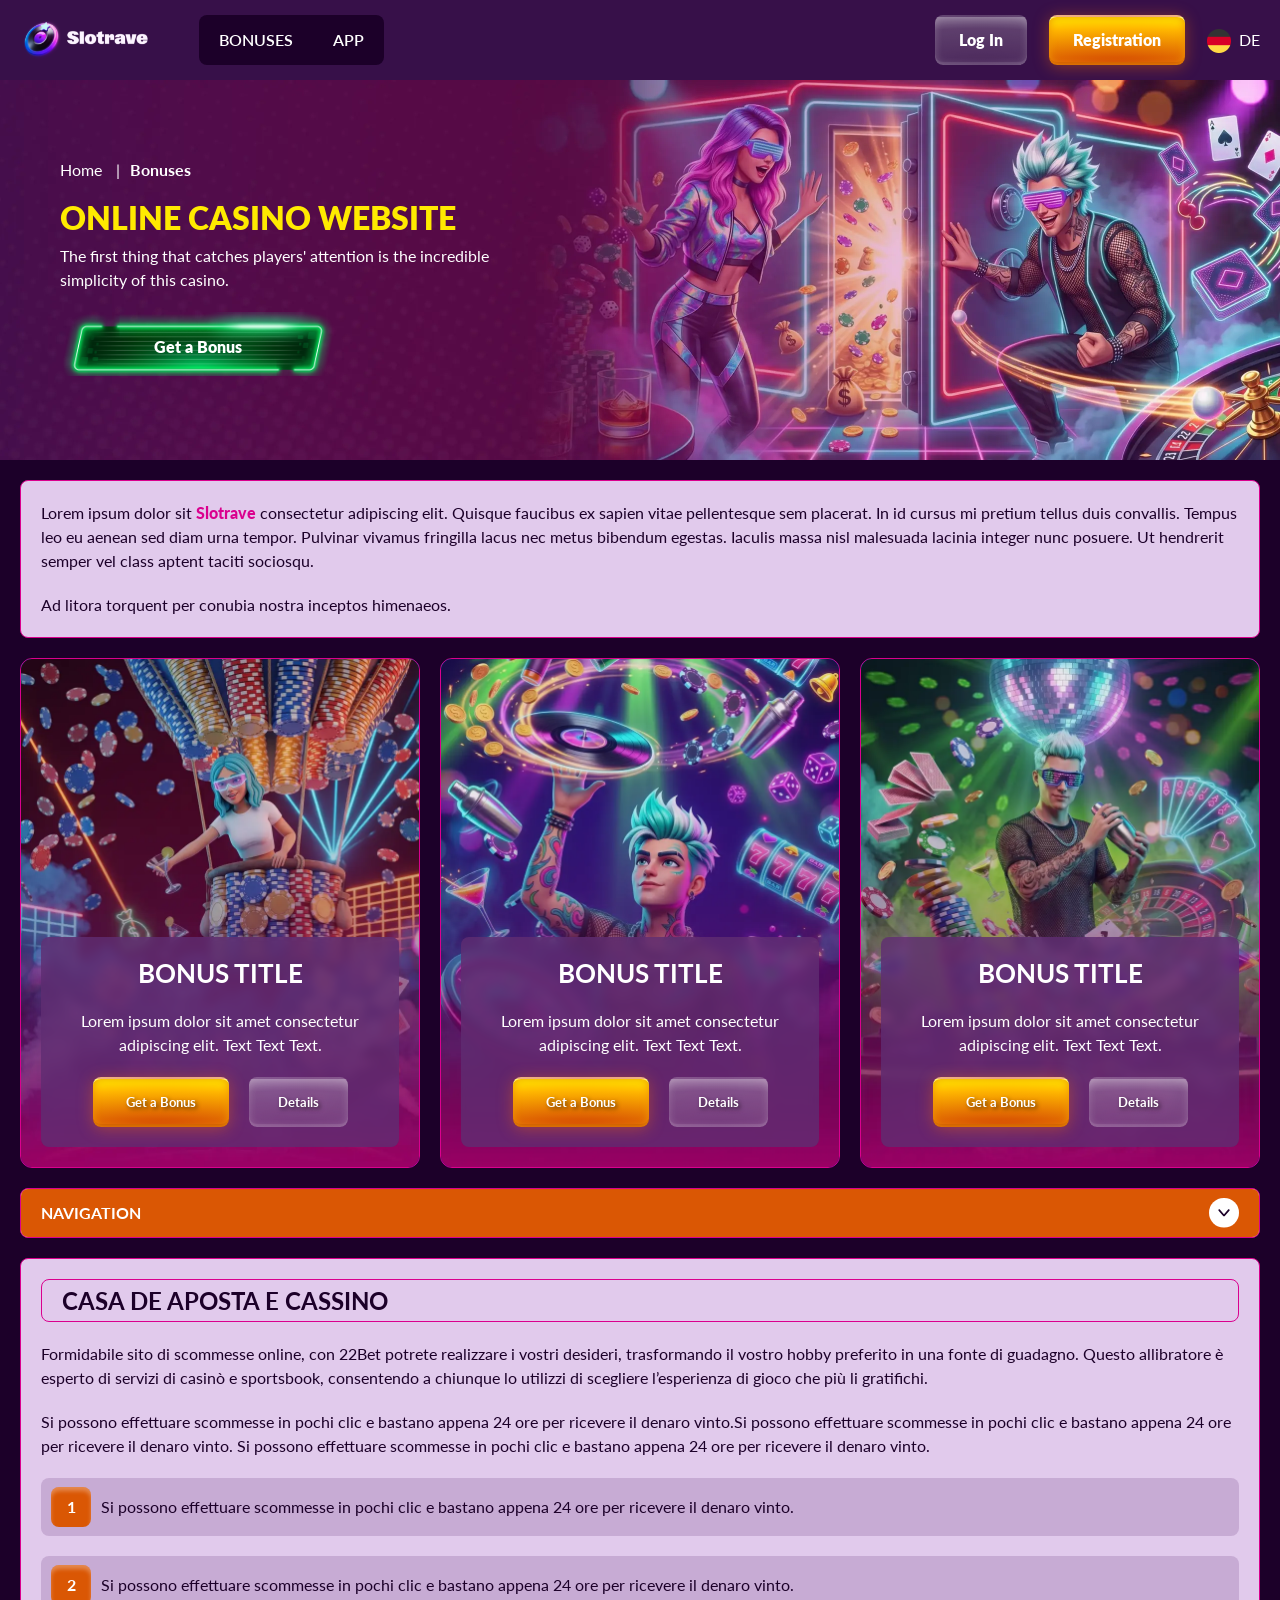
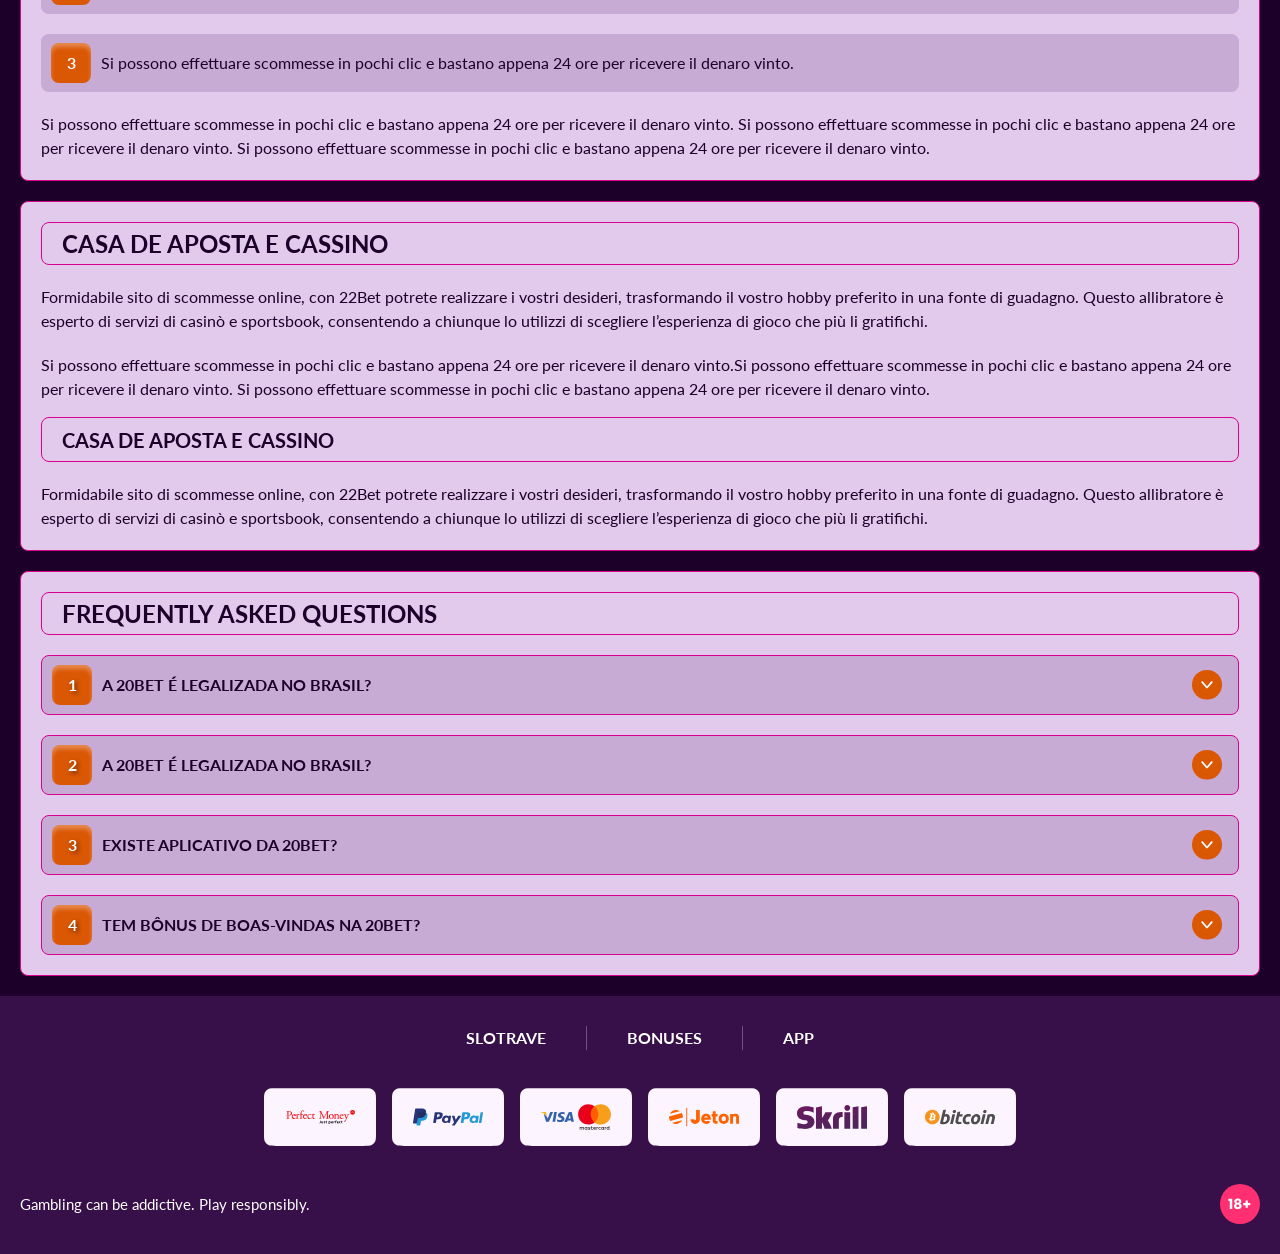
<file: bonus.html>
<!DOCTYPE html>
<html lang="de">
  <head>
    <meta charset="UTF-8" />
   
    <meta name="viewport" content="width=device-width, initial-scale=1.0" />
    <title>Slotrave</title>
    <meta name="description" content />
    <meta property="og:site_name" content />
    <meta property="og:title" content />
    <meta property="og:type" content="website" />
    <meta property="og:url" content />
    <meta property="og:image" content />
    <meta property="og:image:alt" content />
    <meta property="og:locale" content="de" />
    <meta property="og:description" content />
    <link rel="preconnect" href="https://fonts.googleapis.com" />
    <link rel="preconnect" href="https://fonts.gstatic.com" crossorigin="anonymous" />
  <link href="https://fonts.googleapis.com/css2?family=Lato:ital,wght@0,100;0,300;0,400;0,700;0,900;1,100;1,300;1,400;1,700;1,900&display=swap" rel="stylesheet">
  
    <link rel="stylesheet" href="./css/reset.css" />
    <link rel="stylesheet" href="./css/main.css" />
    <link rel="stylesheet" href="./css/media.css"/>
    <link rel="icon" href="./images/Group.png" type="image/x-icon"/>
    <script
    src="https://code.jquery.com/jquery-3.6.1.min.js"
    integrity="sha256-o88AwQnZB+VDvE9tvIXrMQaPlFFSUTR+nldQm1LuPXQ="
    crossorigin="anonymous"
  ></script>
  </head>
  <body>
  <header class="header">
      <section class="content header__content">
        <a href="./index.html" class="logo header__logo"
          ><img src="./images/logo.svg" alt="logo" title
        /></a>
        <button class="header__btn-menu" >
          <svg width="16px" height="16px" viewBox="0 0 16 16" xmlns="http://www.w3.org/2000/svg">
              <rect y="0" width="16" height="3" rx="1.5"></rect>
              <rect y="6.5" width="16" height="3" rx="1.5"></rect>
              <rect y="13" width="16" height="3" rx="1.5"></rect>
            </svg>
        </button>

          <nav class="menu header__menu">
        <ul class="header__menu-list">
                
              <li class="" >
            
                <a href="./bonus.html" >
                <span>Bonuses</span>
              </a>
            
              </a>
            </li>
              <li>
                <a href="./app.html">
                 App
                </a>
              </li>
              
             
            </ul>
            <div class="header__button header__button-menu " >
              <a href="#" class="button  button__login-menu">log in</a>
              <a href="#" class="button button__menu">registration</a>
            </div>
           
          </nav>
            <a href="#" class="button button__login">log in</a>
            <a href="#" class="button button__singup">registration</a>
            <!-- <div id="clock" class="header__time">00:00</div> -->
            <a href="#" class="header__flag">
                <span><img src="./images/flag.png" alt="flag" title /></span>
                <span>de</span>
              </a>
      </section>
    </header>
     <main class="main home main-page">
        <section class=" hero hero__page">
           
            <div class="background ">
              <img src="./images/bonus/bg-bonus.webp" alt="hero" title />
              
            </div>
            <div class="hero__wrapper hero__wrapper-page">
              <div class="hero__data hero__data-bonus">
                <ul
                class="breadcrumbs "
                
              >
                <li
                  
                >
                  <a href="/" >
                    <span >Home</span></a
                  >
                 
                </li>
                <li
                  
                >
                  <a href="#" > <span >Bonuses</span></a>
                 
                </li>
              </ul>
                <h1 class="title general hero__title">
                  Online Casino Website
                </h1>
                 <p class="hero__text">The first thing that catches players' attention is the incredible simplicity of this casino.</p>
               
                <a href="#" class="button  hero__button ">Get a Bonus</a>
               
              </div>
             
            </div>
          </section>
      <section class="main__wrap main__wrap-page">
       
       <section class="content__wrapper content__wrapper-page">
        <section class="content article">
            <p>
             Lorem ipsum dolor sit <a href="#">Slotrave</a> consectetur adipiscing elit. Quisque faucibus ex sapien vitae pellentesque sem placerat. In id cursus mi pretium tellus duis convallis. Tempus leo eu aenean sed diam urna tempor. Pulvinar vivamus fringilla lacus nec metus bibendum egestas. Iaculis massa nisl malesuada lacinia integer nunc posuere. Ut hendrerit semper vel class aptent taciti sociosqu.
            </p>
            <p>
             Ad litora torquent per conubia nostra inceptos himenaeos.
            </p>
          </section>
        
          <section class="content bonuses">
            <ul class="bonuses__list">
               <li class="  bonuses__item">
                 
                 <div class="images__wrap">
                   <div class="background bonuses__img">
                     <img src="./images/bonus/banner-bonus1.webp" alt="" title="">
                  </div>
                  <div class="bonuses__desc">
                     <div class="wrap">
                        
                        <h2 class="title high bonuses__title">Bonus Title</h2>
                        <div class="bonuses__text">
                           <p>Lorem ipsum dolor sit amet consectetur adipiscing elit. Text Text Text.</p>
                          </div>
                        
                     </div>
                     <div class="bonuses__buttons">
                      <a href="#" class="button bonuses__button">Get a Bonus</a>
                      <a href="#" class="button bonuses__button">Details</a>
                   </div>
                  </div>
                 </div>
                  
               </li>
               <li class="bonuses__item">
                 <div class="images__wrap">
                  <div class="background bonuses__img">
                     <img src="./images/bonus/banner-bonus2.webp" alt="" title="">
                  </div>
                  <div class="bonuses__desc">
                     <div class="wrap">
                       
                        <h2 class="title high bonuses__title">Bonus Title</h2>
                        <div class="bonuses__text">
                            <p>Lorem ipsum dolor sit amet consectetur adipiscing elit. Text Text Text.</p> </div>
                        
                     </div>
                     <div class="bonuses__buttons">
                        <a href="#" class="button bonuses__button">Get a Bonus</a>
                      <a href="#" class="button bonuses__button">Details</a>
                   </div>
                  </div>
                 </div>
               </li>
               <li class="bonuses__item">
                <div class="images__wrap">
                  <div class="background bonuses__img">
                     <img src="./images/bonus/banner-bonus3.webp" alt="" title="">
                  </div>
                  <div class="bonuses__desc">
                     <div class="wrap">
                        
                        <h2 class="title high bonuses__title">Bonus Title</h2>
                        <div class="bonuses__text">
                           <p>Lorem ipsum dolor sit amet consectetur adipiscing elit. Text Text Text.</p>
                        </div>
                       
                     </div>
                     <div class="bonuses__buttons">
                        <a href="#" class="button bonuses__button">Get a Bonus</a>
                      <a href="#" class="button bonuses__button">Details</a>
                   </div>
                  </div>
                </div>
               </li>
          
            </ul>
         </section>
            <section class="content menu-review__content">
              

            
                <div class="menu__review-desk menu__review-content">Navigation</div>
                <ul class="menu__review menu__review-list">
                  <li><a href="#">Lorem ipsum dolor sit</a></li>
                    <li><a href="#">Amet consectetur adipiscing</a></li>
                      <li><a href="#">Quisque faucibus ex sapien vitae</a></li>
                        <li><a href="#">Ut hendrerit sempero</a></li>
                          <li><a href="#">Pulvinar vivamus fringilla</a></li>
                           <li><a href="#">Ad litora torquent per conubia</a></li>
                         
                          
                </ul>
             
          
          </section>
         
         <section class="content article">
            <h2 class="title high article__title">Casa de Aposta e Cassino</h2>
            
            <p>
             Formidabile sito di scommesse online, con 22Bet potrete realizzare i vostri desideri, trasformando il vostro hobby preferito in una fonte di guadagno. Questo allibratore è esperto di servizi di casinò e sportsbook, consentendo a chiunque lo utilizzi di scegliere l’esperienza di gioco che più li gratifichi.
            </p>
            <p>
             Si possono effettuare scommesse in pochi clic e bastano appena 24 ore per ricevere il denaro vinto.Si possono effettuare scommesse in pochi clic e bastano appena 24 ore per ricevere il denaro vinto. Si possono effettuare scommesse in pochi clic e bastano appena 24 ore per ricevere il denaro vinto.
            </p>
           <ol>
              <li>Si possono effettuare scommesse in pochi clic e bastano appena 24 ore per ricevere il denaro vinto.</li>
              <li>Si possono effettuare scommesse in pochi clic e bastano appena 24 ore per ricevere il denaro vinto.</li>
              <li>Si possono effettuare scommesse in pochi clic e bastano appena 24 ore per ricevere il denaro vinto.</li>
            </ol>
            <p>Si possono effettuare scommesse in pochi clic e bastano appena 24 ore per ricevere il denaro vinto. Si possono effettuare scommesse in pochi clic e bastano appena 24 ore per ricevere il denaro vinto. Si possono effettuare scommesse in pochi clic e bastano appena 24 ore per ricevere il denaro vinto.</p>
          </section>
           <section class="content article">
            <h2 class="title high article__title">Casa de Aposta e Cassino</h2>
            
            <p>
             Formidabile sito di scommesse online, con 22Bet potrete realizzare i vostri desideri, trasformando il vostro hobby preferito in una fonte di guadagno. Questo allibratore è esperto di servizi di casinò e sportsbook, consentendo a chiunque lo utilizzi di scegliere l’esperienza di gioco che più li gratifichi.
            </p>
            <p>
             Si possono effettuare scommesse in pochi clic e bastano appena 24 ore per ricevere il denaro vinto.Si possono effettuare scommesse in pochi clic e bastano appena 24 ore per ricevere il denaro vinto. Si possono effettuare scommesse in pochi clic e bastano appena 24 ore per ricevere il denaro vinto.
            </p>
          
            <h3>Casa de Aposta e Cassino</h3>
            <p>Formidabile sito di scommesse online, con 22Bet potrete realizzare i vostri desideri, trasformando il vostro hobby preferito in una fonte di guadagno. Questo allibratore è esperto di servizi di casinò e sportsbook, consentendo a chiunque lo utilizzi di scegliere l’esperienza di gioco che più li gratifichi.</p>
          </section>
        
           <section class="content faq">
            <h2 class="title high faq__title">Frequently Asked Questions</h2>
            <ul class="faq__list " >
              <li class="faq__item"  >
                <h3 class="title medium faq__subtitle js-button-expander js-button-expander--faq"  >A 20Bet é legalizada no Brasil?
                 </h3>
                <div  class="faq__answer js-expand-content js-expand-content--faq" >
                  <p  >
                    Sim, a casa de apostas tem licença emitida por Curaçao, que é reconhecida no Brasil e a permite atuar por aqui.
                  </p>
                </div>
              </li>
              <li class="faq__item"  >
                <h3 class="title medium faq__subtitle js-button-expander js-button-expander--faq"  >A 20Bet é legalizada no Brasil?</h3>
                <div class="faq__answer js-expand-content js-expand-content--faq" >
                  <p  >
                    Sim, a casa de apostas tem licença emitida por Curaçao, que é reconhecida no Brasil e a permite atuar por aqui.
                  </p>
                </div>
              </li> 
              <li class="faq__item"  >
                <h3 class="title medium faq__subtitle js-button-expander js-button-expander--faq"  >Existe aplicativo da 20Bet?</h3>
                <div class="faq__answer js-expand-content js-expand-content--faq" >
                  <p  >
                   Sim, disponível para sistemas operacionais iOS e Android.
                  </p>
                </div>
              </li> 
              <li class="faq__item"  >
                <h3 class="title medium faq__subtitle js-button-expander js-button-expander--faq"  >Tem bônus de boas-vindas na 20Bet?</h3>
                <div class="faq__answer js-expand-content js-expand-content--faq" >
                  <p  >
                   O pacote especial para novos usuários da 20Bet paga 100% sobre o primeiro depósito, com limite de 600 BRL.
                  </p>
                </div>
              </li> 
             
            </ul>
          </section>
          
        </section> 
        
       
        <div class=""  onclick="scrollToTop()">
          <button class="main__arrow" id="scrollToTopBtn"></button>
        </div> 
      </section>
    </main> 
     <footer class=" footer ">
      <section class="content footer__content">
        <ul class="footer__menu">
         <li><a href="/">slotrave</a></li>
         <li><a href="./bonus.html">bonuses</a></li>
         <li><a href="./app.html">app</a></li>
         
        </ul>
       
          <ul class="footer__cards-list">
           
            <li>
              <a href="#"
                ><img src="./images/footer-img1.svg" alt="card" title
              /></a>
            </li>
           <li>
              <a href="#"
                ><img src="./images/footer-img2.svg" alt="card" title
              /></a>
            </li> <li>
              <a href="#"
                ><img src="./images/footer-img3.svg" alt="card" title
              /></a>
            </li> <li>
              <a href="#"
                ><img src="./images/footer-img4.svg" alt="card" title
              /></a>
            </li> <li>
              <a href="#"
                ><img src="./images/footer-img5.svg" alt="card" title
              /></a>
            </li> <li>
              <a href="#"
                ><img src="./images/footer-img6.svg" alt="card" title
              /></a>
            </li>
          </ul>
       
        <div class="footer__wrapp">
          <div class="footer__text">
           
            <p>Gambling can be addictive. Play responsibly. 
</p>
           
          </div>
          <div class="footer__age">
            <img src="./images/age.svg" alt="age" title />
          </div>
        </div>
      
      </section>
    </footer>
    
    <script src="./js/sidebar.js" defer></script>
    <script src="./js/expander.js" defer></script>
    <script src="./js/mobile-menu.js" defer></script>
    <!-- <script src="./js/clock.js" defer></script> -->
     <script src="./js/arrowUp.js" defer></script>
  </body>
</html>
</file>
<file: css/main.css>
html{
    -webkit-text-size-adjust: 100%;
    scroll-behavior: smooth;
      overflow-x: hidden;
  }
  
  body {
      display: block;
      position: relative;
      width: 100%;
    background:#1C0029;
 font-family: 'Lato', sans-serif;
      font-size: 16px;
      font-weight: 400;
      line-height: 150%;
      text-align: left;
      color:#1C0029;
      overflow-x: hidden;
    }
  

    
    .content {
      display: block;
      position: relative;
      width: 100%;
      max-width: 1020px;
      max-width: 100%;
      /* overflow: hidden; */
      border-radius: 8px;
 background:#E1CAEC;
border: 1px solid #DA008E;
      padding: 20px;
      margin: 0 auto 20px auto;
    }
    
    h1,
    h2,
    h3,
    h4,
    .title {
      display: block;
      position: relative;
      font-size: 32px;
      font-weight: 800;
      line-height: 100%;
      text-align: center;
      color: #FFEA00;
    }
    
    h1,
    .title.general {
      text-transform: uppercase;
    }
    
    h2,
    .title.high {
      display: flex;
      align-items: center;
      justify-content: flex-start;
      font-weight: 700;
      font-size: 24px;
      line-height: 100%;
      text-transform: uppercase;
      color: #1C0029;
       background: #E1CAEC;
   border: 1px solid #DA008E;
    border-radius: 8px ;
padding: 8.5px 20px;
    }





    h3,
    title.medium {
      font-weight: 700;
      font-size: 20px;
      line-height: 100%;
      text-align: left;
    
      text-transform: uppercase;
    color: #1C0029;
       background: #E1CAEC;
   border: 1px solid #DA008E;
    border-radius: 8px ;
padding: 11.5px 20px;
    }
    
    article > *,
    .article > *,
    .desk > * {
      margin-top: 20px;
    }
    
    article > *:first-child,
    .article > *:first-child,
    .desk > *:first-child {
      margin-top: 0 !important;
    }
    
    article > h2,
    .article > h2,
    .desk > h2 {
      margin-top: 32px;
    }
    
    article > h3,
    .article > h3,
    .desk > h3 {
      margin-top: 16px;
    }
    
    .button {
      
      position: relative;
    display: inline-block;
      min-width: 276px;
      height:auto;
      width: fit-content;
      background: url('../images/button-neon.png') center center / cover;

      overflow: hidden;
      font-size: 16px;
      font-weight: 800;
      line-height: 18px;
      text-align: center;
      align-items: center;
      justify-content: center;
      text-decoration: none;
      text-transform: none;
      color: #ffffff;
      white-space: nowrap;
      cursor: pointer;
      padding: 26px 34px 20px 34px;
      margin: 0 auto;
   
      transition: all 0.5s;
    }
    
    .button:hover {
     transform: scale(1.1);
    }
    
    
    .header,
    .main ,.footer {
      display: flex;
      position: relative;
      justify-content: space-between;
      align-items: center;
     
      max-width: 1600px;
      max-width: 100%;
      
      margin: 0 auto;
    }
    
    .background{
      display: block;
      position: absolute;
      bottom: 0;left: 0;
      height: 100%;
      width: 100%;
      overflow: hidden;
    }
    
    .background img{
      position: relative;
      width: 100%;height: 100%;object-fit: cover;
      
    }

    .background-page img{
      border-radius: 0;
    }
    
    .images img{
      border-radius: 8px;
      width: 100%;
      height: 100%;
      overflow: hidden;
      display: block;
    }

    .faq {
      overflow-anchor: none;
    }
    
    /* -------------------HEADER---------------- */
    .header {
      position: fixed;
      top: 0;
      left: 0;
      right: 0;
      width: 100%;
      z-index: 100;
    background: #371049;

    }
    
    .header__content {
      position: relative;
      display: flex;
      flex-direction: row;
      align-items: center;
      justify-content: space-between;
      max-width: 1540px;
      max-height: 80px;
      border-radius: 0;
    background: #371049;

      box-shadow: none;
border: none;
      padding: 15px 30px;
      margin: 0 auto;
    }
    
    .logo {
      display: block;
      position: relative;
      flex: 0 0 129px;
      margin-right: 50px;
    }
    
    .logo img {
      display: block;
      position: relative;
      width: auto;
      max-height: 40px;
    }
    
    .logo:hover{
      transform: scale(1.1);
    }
    .header__menu {
      display: flex;
      white-space: nowrap;
      max-height: calc(100vh - 70px);
       scrollbar-width: none; 
  -ms-overflow-style: none; 
  
    }
    .header__menu::-webkit-scrollbar {
  display: none; 
}
    
    
    .header__menu-list {
      display: flex;
      justify-content: center;
      align-items: center;
      white-space: nowrap;
      flex: 1 1 auto;
    
    background: #1C0029;

      border-radius: 8px;
     


    }
    .header__menu-list li {
      display: block;
      padding:  13px 20px;
    }
    
    .header__menu-list li a {
      display: inline-flex;
      position: relative;
      align-items: center;
      font-weight: 600;
      font-size: 16px;
      line-height: 10%px;
      text-transform: uppercase;
      color:#FFFFFF;
      transition: all 0.5s;
     
    }
    
    .header__menu-list li:hover a {
     text-decoration: underline;
      
    }
    
    .menu a{
      display: none;
    }
    
  
    span {
      display: inline-block;
    }
    
    .header__menu-list a img,
    .header__flag img {
      width: 24px;
      height: 24px;
      vertical-align: middle;
    }
    
    /* .header__menu-list a span:last-child {
      margin-left: 16px;
    } */
    
    .header__flag span:first-child {
      flex: 0 1 24px;
      margin-right: 8px;
      
    }

    .header__menu-wrap {
    display: none;
    display: block;
    position: absolute;
    left: 0;
    top: 60px;
    min-width: 120px;
    height: auto;
    background: #16656D;
box-shadow: 0px 4px 4px 0px #00000040;

    border-radius:0 0 12px 12px;
    padding: 8px 16px;
    z-index: 100;
    overflow-y: hidden;
}

.header__menu-wrap ul{
  display: flex;
  flex-direction: column;
  gap: 8px;
}
.header__menu-wrap ul li{
  padding: 0;
}

.header__menu-wrap ul li:hover{
  background: none;
  
}
/* .header__menu-list li:first-child a ,.header__menu-list li:nth-child(3) a{
    position: relative;
    padding-right: 25px;
} */

.header__menu-list .header__menu-item {
    display: none;
}

.header__menu-list li:first-child .header__menu-item {
    padding-left: 0;
}


.header__menu-list > li {
  position: relative;
}

/* .header__menu-wrap ul li:nth-last-child(-n+4){
  display: block;
}

.header__menu-list li:nth-last-child(-n+5) {
    display: none;
} */

.header__menu-list li .header__menu-wrap ul li a{
  color:#FFFFFF !important;
  padding-right: 12px;
}

.header__menu-list li .header__menu-wrap ul li a:hover{
text-decoration: underline !important;
}

.header__menu-list li .header__menu-wrap ul li a::after{
  display: none;
}

.header__menu-wrap.js-expand-content.expanded {
  height: auto;
}
/* .header__menu-list li:first-child a::after, .header__menu-list li:nth-child(3) a::after{
  content: '';
  display: block;position: absolute;
  width: 20px;height: 20px;
  right: 0;
  top: 50%;
  transform: translateY(-50%);
  background: url('../images/menu-arrowDown.svg') no-repeat center center / contain;
  transition: transform 0.5s ease;
}

.header__menu-list li:first-child.active a::after,.header__menu-list li:nth-child(3).active a::after{
transform: translateY(-50%) rotate(180deg);
}

.header__menu-list li:first-child:hover a::after,.header__menu-list li:nth-child(3):hover a::after{
transform: translateY(-50%) rotate(180deg);
} */

li.active .header__menu-wrap{
display: flex;
  gap: 8px;
}
    .header__flag {
      display: flex
;
    align-items: center;
      margin-left: 22px;
      color:#ffffff;
      text-transform: uppercase;
    }

    .button__login{
        margin-left: auto;
    }

     .button__login:hover{
      background: #FF4949;

     }

    .button__login{
      
      height: 50px;
        min-width: 92px;
      background: radial-gradient(201% 100% at 50% 100%, rgba(255, 255, 255, 0.1) 0%, rgba(255, 255, 255, 0.2) 76.44%, rgba(255, 255, 255, 0.4) 100%);
border-top: 2px solid #FFFFFF1A;
box-shadow: 0px 0px 9px 0px #FFFFFF33 inset,0px -3px 1px 0px #FFFFFF1A inset;
border-radius: 8px;
text-transform: capitalize;
        padding: 14px 20px;
        margin: 0 22px 0 auto;
       
    }
       .button__login:hover{
     background: radial-gradient(201% 100% at 50% 100%, #D03E04 0%, #FFB700 76.44%, #FFEA00 100%);

     }

    
 .button__singup{
 
  min-width: 136px;
  padding: 14px 20px;
background: radial-gradient(201% 100% at 50% 100%, #D03E04 0%, #FFB700 76.44%, #FFEA00 100%);
border-top: 2px solid #FFFFFF80;
box-shadow: 0px 2px 16px 0px #FF6F0066,0px 0px 9px 0px #EE9505 inset,0px -3px 0px 0px #CA5100 inset;
height: 50px;
text-transform: capitalize;
border-radius: 8px;
    margin: 0;
 }

 .button__singup:hover{
    background: radial-gradient(201% 100% at 50% 100%, rgba(255, 255, 255, 0.1) 0%, rgba(255, 255, 255, 0.2) 76.44%, rgba(255, 255, 255, 0.4) 100%);

 }
    .header__time{
        color:#FFFFFF;
        position: relative;
        padding-left: 28px;
        margin-left: 24px;
    }

    .header__time::before{
      content: '';
      display: block;position: absolute;
      top: 50%;
      transform: translateY(-50%);
      width: 18px;height: 18px;
      left: 1px;
      background: url('../images/clock.svg') no-repeat center center / contain;
    }

 
    .header__btn-menu{
      display: block;
      flex: 0 1 auto;
      min-width: 0;
      border:1px solid #ffffff; 
      border-radius: 10px;
      background: #371049;

      padding: 12px;
      margin-left: 12px;
      order: 3;
     
      
    }
    
    
    svg {
      position: relative;
      fill: #ffffff;
      line-height: 1;
      vertical-align: 1;
    }
    
     
    
     
    
    
    /* ------------------ MAIN------------- */
    .main.home{
      display: flex;
      
     
    }
    
    .main__wrap {
      display: flex;
      position: relative;
      flex: 1 1 100%;
      justify-content: center;
      align-items: stretch;
      max-width: 1540px;
      padding: 20px 30px;
      margin: 0 auto;
    }
    
    
    
   
    .menu__review-content::after {
      content: "";
      position: absolute;
      right: 20px;
      top:50%;
      transform: translateY(-50%);
      width: 30px;
      height: 30px;
     background: url('../images/sidebar-arrowDown.svg') no-repeat center center / contain;
      transition:  all 0.5s;
    }

   
    
   
    
    .menu__review-content.active::after {
      
      transform: translateY(-50%) rotate(180deg);
    }
    
    .menu-review__content{
     
      padding: 0px;
      margin-bottom: 20px;
      overflow: hidden;
 border: 1px solid #DA008E;
      border-radius: 8px;
      
    }
  
    .menu__review-content{
      position: relative;
      padding:12px 60px 12px 20px;
      color: #FFFFFF;
      font-weight: 700;
      text-transform: uppercase;
 
background: #DA5704;
    }
    /* .menu-review__content::before{
      content: '';
    display: block;
    position: absolute;
    top: 0;
    left: 0;
    right: 0;
    bottom: 0;
    padding: 2px;
   background: linear-gradient(270deg, #006670 42.79%, #0B98A1 100%);

    mask: linear-gradient(#fff 0 0) content-box, linear-gradient(#fff 0 0);
    -webkit-mask-composite: destination-out;
    border-radius: 6px;

    } */




.bonuses__desc::after{
background: linear-gradient(180deg, rgba(0, 234, 206, 0) 14.75%, rgba(0, 234, 206, 0.7) 100%);


}

    
    .menu__review-content.active{
      border-bottom-left-radius: 0;
      border-bottom-right-radius: 0;
    }
    
    .menu__review li a {
   color: #1C0029;
      position: relative;
      display: flex;
    }
  
    .menu__review li:hover a{
      
      font-weight: 700;
      
    }


     
    .menu__review.active{
      display: block;
     
      border-radius: 0 0 12px 12px;
    }
    .menu__review-list{
      padding: 0;
    }
    .menu__review-list li{
      padding: 8px 16px;
      transition: all 0.5s
    }
    .content__wrapper {
      
    
      flex: 0 1 100% ;
    }
.menu__review-list li:not(:last-child){
  border-bottom: 1px solid #8321BC33;
}
    
  
      
    /* -----------hero ----------- */
    .content__wrapper{
      position: relative;
       
     
    
    }
    
    .hero{
      padding: 0;
      min-height: 380px;
      display: flex;
      background:none;
  
      align-items: center;
      padding: 24px 24px 24px 0;
  }
    
    .hero__wrapper {
     
      display: flex;
      align-items: center;
     
    }
    
  
    .hero__data{
    display: block;
      position: relative;
        max-width: 480px;
      padding: 12px; 
    }
    
    .hero__title{
      margin-bottom: 10px;
      text-align: start;
     
    }
  
    .hero__data p{
      color:#ffffff;
      font-weight: 400;
      text-transform: none;
      margin-bottom: 20px;
    }
    
    
    .hero__rating {
      display: flex;
      font-weight: 700;
      align-items: center;
      text-transform: uppercase;
      color:#ffffff;
      margin-bottom: 20px;
    }
    
    .hero__rating p{
       text-transform: uppercase;
     margin-right: 10px;
     margin-bottom: 0;
    
     
    }
    .hero__button{
      display: inline-block;
    
      
      
      
      
    }

    .hero__data  li:nth-child(1) span{
      font-weight: 400;
      padding-left: 0;
    }
  
    
    
   .hero__data .hero__span{
      font-weight: 400;
      font-size: 12px;line-height: 18px;
      color:#ffffff;
    }
    
    
    
 


/* ------------features------ */
 
.features__wrap {
  display: flex;
  gap:20px;
}
.features__list,
.features__table {
 
  
  border-radius: 12px;
  

}

.features__title{
  margin-bottom: 16px;

}

.features__list li {
  display: flex;
  gap: 8px;
  position: relative;
   padding: 8px 16px ;
}

/* .features__list li + li,
.features__table tr + tr {
  margin-top: 8px;
} */

.features__table tr,.features__list li{
background: #000000;

border-radius: 12px;
  color:#ffffff;
}


.features__table {
border-collapse: separate;
display: flex;
width: 100%;
gap: 20px;
}

.features__table tbody{
  width: 100%;display: grid;
  grid-template-columns: repeat(2,1fr);
  gap: 20px;
 
}

.features__table tr {
  font-weight: 700;
  display: flex;
  flex-direction: row;
  align-items: center;
  text-align: left;
  gap: 10px;
 background:#5F2D72;
color: #ffffff;
padding: 13px 16px;


 overflow: hidden;
border-radius: 12px;

}

.features__table tr td:last-child{
  font-weight: 400;
  padding-left: 0;

}

.features__table tr td:first-child{

border-radius: 12px;
  font-weight: 400;
  text-transform: none;
  color: #ffffff;
 
}

.features__table td {
  width: 100%;
}

/* -------------banner---------------- */

.banner {
  display: flex;
  align-items: center;
  justify-content:flex-end;
  overflow: hidden;
  width: 100%;
 
  min-height: 380px;
  padding:  20px 60px 20px 20px;
  background: transparent;
    border-radius: 12px;
    margin-bottom: 20px;

  
}

.banner__info {
  display: flex;
 
  flex-direction: column;
  align-items: flex-end;
  position: relative;
  max-width: 468px;

border-radius: 8px;
  text-align: center;
 
  padding: 20px;
}

.banner .banner__title-main {
  flex-direction: column;
  align-items:center;
  width: auto;
  justify-content: center;
  font-weight: 800;
  line-height: 120%;
  font-size: 36px;
  padding: 0;
  box-shadow: none;
  color: #FFEA00;
  text-align: right;
  text-transform: uppercase;
  margin-bottom: 2.5px;
  padding-left: 0;
  padding-right: 0;
  border: none;
  background: none;
}

.banner .banner__title::after,.banner .banner__title-main::before, .banner .banner__title-main::after {
  display: none;
  
}

.banner__subtitle{
  position: relative;
  color: #FFFFFF;
  font-size: 24px;
  line-height: 150%;
  font-weight: 700;
  text-align: center;
  text-transform: uppercase;
  
  margin-bottom: 25px;
  
}



.banner__button {

 margin-left:auto;
 margin-right: auto;
}

.banner__button:hover{
  transform: scale(1.1);
}


.banner-page{
  max-width: 100%;
  justify-content: flex-start;
  min-height: 380px;
  padding-left: 150px;
}


   
        /* ----------------review------------- */
    
      
        .article {
          display: flex;
          flex-direction: column;
        }
        .article ul li{
          position: relative;
          padding-left: 38px;
            line-height: 28px;
   
  padding:15px 20px 15px 60px;
        }
    
        .article ul li + li,.article ol li + li{
          margin-top: 20px;
        }
       .article ul li ,.article ol li{
       background:#5F2D7233;

        border-radius: 8px;
       

       }
    
        .article ul li::before{
          content:'';
          position: absolute;
          left:10px;
          top: 9px;
          /* top:50%;
          transform: translateY(-50%); */
          width: 40px;height: 40px;
          border-radius: 8px;
          ;
background:#DA5704;
box-shadow: 0px 4px 4px 0px #FFFFFF4D inset;

        }

          .article ul li::after{
          content:'';
          position: absolute;
          left: 28px;
          top: 28px;
          /* top:50%;
          transform: translateY(-50%); */
          width: 4px;height: 4px;
          border-radius: 50%;
          ;
background:#ffffff;

        }

        .article-page ul li::before{

          background:#054146;
        }


        .article  .button{
          margin: 20px auto 0 auto;
          background: radial-gradient(201% 100% at 50% 100%, #D03E04 0%, #FFB700 76.44%, #FFEA00 100%);
min-width: 136px;
height: 50px;
border-radius: 8px;
padding: 16px;
        }

      
  
    

        .article a:not(.button){
           
            color:#DA008E;
            font-weight: 900;
            
        }
        .article a:not(.button):hover{
 color:#DD3FFA; 
        }


           /* для нумерованного списка */

.article ol ,.faq{
  
  counter-reset: ol;
  position: relative;
  
}

.article ol li,.faq__subtitle{
  display: flex;
 align-content: center;
  counter-increment: ol; 
  position: relative; 
  line-height: 28px;
 flex-wrap: wrap;
 min-height: 40px;
  padding:15px 20px 15px 60px;}

.article ol li::before,.faq__subtitle::before
 {
  content: counter(ol) " "; 
  display: inline-block;
  position: absolute;
  font: inherit;
  font-weight: 700;
    width: 40px;height: 40px;
          border-radius: 8px;
          ;
background:#DA5704;
box-shadow: 0px 4px 4px 0px #FFFFFF4D inset;

  color: #FFffff;
  left: 10px;
  display: flex;
  justify-content: center;align-items: center;
 
top: 9px;
   
}

.faq__subtitle::before{
  color:#FFffff;
  font-weight: 700;
  text-shadow: 2px 2px 4px rgba(0, 0, 0, 0.5);
 
}

    
     
     
    /* ----------faq----------------------- */
    
    .faq__subtitle {
      position: relative;
      font-weight: 700;
      font-size: 16px;
      line-height:28px;
      text-align: left;
      color: #1C0029;
background:#5F2D7233;
border: 1px solid #DA008E;
      border-radius: 8px;
      text-transform: uppercase;
      cursor: pointer;
      padding: 15px 56px 15px 60px;
    }
    
      
    
  
    .faq__title{
      margin-bottom: 20px;
    }
    
    .faq__subtitle::after {
      content: "";
      display: block;
      position: absolute;
      top: 50%;
      transform: translateY(-50%);
      right: 16px;
      width: 30px;
      height: 30px;
      background: url('../images/faq-arrowDown.svg') no-repeat center center / contain;
      transition: transform 0.3s ease-in-out;
      
    }
    
    .faq__subtitle.active::after {
      
      transform: translateY(-50%) rotate(180deg); 
    }
    
    .faq__item{
      position: relative;
   
    }
    
    .faq__item + .faq__item{
      margin-top: 20px;
    }
    .faq__subtitle.active {
   border-radius: 8px 8px 0 0;
   border-bottom:none
    }
    
    .faq__answer {
      position: relative;
   background:transparent;
border: 1px solid #DA008E;
      color: #1C0029;
      border-radius: 0 0 8px 8px;
           padding:  12px 16px;
    border-top:none;
    }
    
    .js-expand-content {
      display: none;
      overflow: hidden;
    }
    
    .js-expand-content.expanded {
      height: 100%;
    }
    
    
    /* ---------main__arrow------ */
    .main__arrow {
      display: block;
      position: fixed;
      width: 40px;
      height: 40px;
      right: 20px;
      bottom: 20px;
      background: transparent;

border-radius: 10px;
      background: url('../images/ArrowUp.svg') no-repeat center center / contain;
      z-index: 100;
  padding: 5px;
    
  }

  .content:last-child{
    margin-bottom: 0;
  }
    
    /* ------------footer----------------- */
    .footer{
       display: flex;
      position: relative;
    background: #371049;

      
    }
    
    .footer__content{
      display: flex
;
    flex-direction: column;
    align-items: center;
      gap:32px;
      max-width: 1480px;
      padding: 30px 20px;
      /* padding: 30px 10px 10px 30px; */
      background: transparent;
      box-shadow: none;
      margin-bottom: 0;
      border: none;
      
    }
    .footer__menu{
      display: flex;
      justify-content:center;
      gap: 40px;
      flex-wrap: wrap;
    }
    
   .footer__menu li:not(:last-child){
    padding-right: 40px;
    border-right: 1px solid #AA98B080;

   }

    .footer__menu li a{
      font-weight: 700;text-transform: uppercase;
        position: relative;
        color:#ffffff;
        transition: all 0.5s;
    
    }

    .footer__menu li:hover a{
color: #FF2F71;
    }
    .footer__info{
        position: relative;
    }

    
    .footer__info a{
     
      color: inherit;
    
    } 
    
    .footer__cards-list {
      display: flex;
      flex-wrap: wrap;
      align-content: center;
      justify-content: center;
      align-items: center;
      gap:16px;
      
    }
    
    
    
    .footer__cards-list li img {
      width: 100%;
      
      height: auto;
      display: block;
    }

    .footer__cards-list li{
      transition:  all 0.5s;
    }
    .footer__cards-list li:hover{
      transform: scale(1.1);
    }
    
    .footer__text{
      text-align: center;
      /* margin-left: auto;
      margin-right: auto; */
      
    }
    
    .footer__text p{
      color: #ffffff;
      font-size: 15px;
      font-weight: 400;
      line-height: 22px;
    }
    
    .footer__text p + p {
      margin-top: 8px;
    }
    
    .footer__wrapp{
      display: flex;
      width: 100%;
      flex-direction: row;
      justify-content: space-between;
      gap: 80px;
      align-items: center;
      
    }
    
    
    
    .footer__age img{
     max-width: 40px;
     max-height: 40px;
     display: block;
    }
    
    .footer__information{
      display: flex;
      justify-content: center;
    }
    
    .footer__information li + li{
      margin-left: 24px;
    }

    .footer__copy{
color: #ffffff;
font-size: 14px;
line-height: 16.41px;
text-align: center;
    }
    
/* --------------bonus page------------- */


    .breadcrumbs {
      display: flex;
      text-align: center;
      margin-bottom: 20px;
      white-space: nowrap;
      flex-wrap: wrap;
    }
    
    .breadcrumbs li:not(:last-child) a {
      padding-left: 0;
    }
    
    .breadcrumbs li a {
      font-weight: 400;
      color: #ffffff;
      padding: 10px;
    }
    
    .breadcrumbs li:first-child a:hover {
      color: #EB5851;
    }
    
    .breadcrumbs li:last-child a {
      font-weight: 700;
      cursor: default;
    }
    
    .breadcrumbs > li:not(:last-child):after {
      content: "|";
      position: relative;
      color: #ffffff;
      
    }
    
    .main-page.home{
   
      padding-top:80px;
      display: block;
    }
    
    .main__wrap-page{
      justify-content: flex-start
    }
    
    .home .hero__page{
     
      position: relative;
        width: 100vw;
        display: flex
    ;
        justify-content: start;
        align-items: center;
        background: linear-gradient(to right, rgba(23, 25, 35, 0.8) 100%, rgba(23, 25, 35, 0.6) 40%, rgba(23, 25, 35, 0.2) 70%, rgba(23, 25, 35, 0.8) 80%);
        padding-top: 24px;
        padding-bottom: 24px;
        padding-left: calc(50% - 600px);
        padding-right: calc(50% - 600px);
       
    }

    .hero__data-page{
      max-width: 600px;
      padding: 32px;
    }
    
    .hero__data .hero__text-page{
      font-size: 15px;
      text-transform: none;
      margin-bottom: 32px;

    }

    
    
    .content__wrapper-page{
      top:0;
    }
    
    .content.bonuses {
      padding: 0;
      background: none;
       border: none;
       box-shadow: none;
    }
    
    .bonuses__list {
  
      gap: 20px;
      display: grid;
      grid-template-columns: repeat(3, 1fr);
   }

            
    
    .bonuses__item {
      display: flex;
      align-items: center;
      justify-content: center;
   position: relative;
      border-radius: 12px;
      padding: 0;
    background: linear-gradient(180deg, #0081EA 0%, #011AA1 100%);
border: 1px solid #DA008E;
      min-height: 510px;
      overflow: hidden;
    }
    
    .bonuses__item > * {
      position: relative;
    }
    
    .bonuses__item + .bonuses__item {
      margin-top: 0;
    }
    
    .bonuses__item:before {
      display: none;
    }
    
    
    .bonuses__img img {
      display: block;
      width: 100%;
  height: 100%;
 object-fit: cover;

    }
    
    .bonuses__desc {
     position: relative;
    height: max-content;
background: #5F2D72CC;

backdrop-filter: blur(5px);

width: 100%;
max-width: 100%;
      border-radius: 8px;
     
      padding: 30px 40px;
   
    }
    
    .bonuses__desc .wrap {
     
      color: #ffffff;
   
      text-align: center;
    }

    .images__wrap{
      width: 100%;height: 100%;padding: 20px ;
     display: flex;justify-content: center;
     align-items: flex-end;
    }
    
    .bonuses__icon {
      background-color: #fff;
      width: 80px;
      height: 80px;
      border-radius: 50%;
      position: absolute;
      top: -40px;
      left: 0;
      right: 0;
      margin: auto;
     
      display: flex;
      
      align-items: center;
      
      justify-content: center;
    }
    
    .title.bonuses__title {
      flex-direction: column;
      color: #ffffff;
      font-size: 26px;
      line-height: 32px;
      border: none;
      background: none;
      padding-left: 0;
      padding: 0;
      box-shadow: none;
      position: relative;
    }
  .title.bonuses__title::after{
    display: none;
  }
    
    .bonuses__text {
      margin-top: 20px;
      color: #ffffff;
    }
    
    .bonuses__text p {
      margin-top: 0;
      color:#ffffff;
    }
    
    .bonuses__buttons {
     position: relative;
      display: flex;
     flex-wrap: wrap;
      justify-content: center;
     
      gap: 20px;
      margin-top: 20px;
      z-index: 1;
    }
    
    .bonuses__button {
      
      height: 50px;
      width: max-content;
      box-shadow: none;
      min-width: 136px;
      font-size: 13px;
      line-height: 100%;
      font-weight: 700;
      border-radius: 8px;
      padding: 16.5px 14px;
      /* width: calc(50% - 8px); */
      margin: 0;
      box-shadow: 0px 4px 4px 0px #00000040;
text-shadow: 2px 2px 4px rgba(0, 0, 0, 0.6);
    }
    
    .bonuses__button:first-child {
     background: radial-gradient(201% 100% at 50% 100%, #D03E04 0%, #FFB700 76.44%, #FFEA00 100%);
border-top: 2px solid #FFFFFF80;
     box-shadow: 0px 2px 16px 0px #FF6F0066,0px 0px 9px 0px #EE9505 inset, 0px -3px 0px 0px #CA5100 inset;


    }
    
    .bonuses__button:first-child:hover {
    background: radial-gradient(201% 100% at 50% 100%, rgba(255, 255, 255, 0.1) 0%, rgba(255, 255, 255, 0.2) 76.44%, rgba(255, 255, 255, 0.4) 100%);
    }
    
    .bonuses__button:last-child {
    background: radial-gradient(201% 100% at 50% 100%, rgba(255, 255, 255, 0.1) 0%, rgba(255, 255, 255, 0.2) 76.44%, rgba(255, 255, 255, 0.4) 100%);
border-top: 2px solid #FFFFFF1A;
box-shadow: 0px 0px 9px 0px #FFFFFF33 inset, 0px -3px 1px 0px #FFFFFF1A inset;


    min-width: 99px;



    }
    
    .bonuses__button:last-child:hover {
       background: radial-gradient(201% 100% at 50% 100%, #D03E04 0%, #FFB700 76.44%, #FFEA00 100%);

    }
    
    .hero__button-page{
      display: block;
    margin-top: 0;
    margin-left: 0;
    width: 185px;
    margin-right: auto;

    }

    .hero__button-page:hover{
      background:#2E9344;
    }
   
    

    /* --------------------app-page------------- */

    .hero__page-app{
      /* min-height: 650px; */
      height: auto;
    }

    .hero__img{
      
      z-index: 1;
      position: relative;
      
    }

    .hero__images-decor{
      position: absolute;
      bottom:-40px;right: 0;
     
      
    }
    .banner__app {
      display: flex;
      align-items: center;
      justify-content: center;
      min-height: 200px;
      border-radius: 16px;
      padding: 30px;
    }
    .banner__logo {
      max-width: 243px;
      flex: 0 0 243px;
      margin-right: 106px;
      margin-left: 106px;
      z-index: 3;
    }
    
    .banner__logo img {
      max-height: 91px;
    }
    
    .banner__content-app {
      display: flex;
      
      flex-direction: row-reverse;
      align-items: flex-start;
      width: fit-content;
      gap:16px;
     
      

    }
    .banner__btn {
      display: flex;
      flex-direction: row ;
      position: relative;
      min-width: 201px;
      height: 50px;
      font-size: 14px;
      font-weight: 700;
      align-items: center;
      line-height:16px;
      text-align: center;
      text-decoration: none;
      justify-content: center;
      border-radius: 8px;
      background: transparent;
      color: #ffffff;
  background: radial-gradient(201% 100% at 50% 100%, #0B26A9 0%, #0C45CB 76.44%, #1460E7 100%);
  
border: 1px solid #FFFFFF;
box-shadow: 0px 2px 16px 0px #002FFF66,0px 0px 9px 0px #056EEE inset,0px 0px 15px 0px #9CCAFF;

gap: 8px;
      text-transform: uppercase;
        cursor: pointer;
       
      padding:  16px 38px;
      padding: 9px 24px;
      /* margin: 0 auto; */
      transition: all 0.3s ease;
      overflow: hidden;
      z-index: 3;
      
    }
    
    .banner__btn:hover {
  
  background: radial-gradient(201% 100% at 50% 100%, #7105AA 0%, #AB10D2 76.44%, #C717E5 100%);
box-shadow: 0px 2px 16px 0px #9D00FF66,0px 0px 9px 0px #8505EE inset,0px 0px 15px 0px #FF46F3;
    }

    .banner__btn:last-child{
   
 background: radial-gradient(201% 100% at 50% 100%, #7105AA 0%, #AB10D2 76.44%, #C717E5 100%);
box-shadow: 0px 2px 16px 0px #9D00FF66,0px 0px 9px 0px #8505EE inset,0px 0px 15px 0px #FF46F3;

    }
    
    .banner__btn:last-child:hover{
 background: radial-gradient(201% 100% at 50% 100%, #0B26A9 0%, #0C45CB 76.44%, #1460E7 100%);
  box-shadow: 0px 2px 16px 0px #002FFF66,0px 0px 9px 0px #056EEE inset,0px 0px 15px 0px #9CCAFF;

    }
   
 
    
    .button__wrap-app {
      display: flex;
      flex-direction: column;
      gap: 16px;
      z-index: 3;
      ;
    }
    
    
    .banner__btn-app img,
    .banner__btn-android img {
     
      width: 32px;
      height: 32px;
      
    }
    
  

    .hero__list{
      position: relative;
      display: flex;
      justify-content: center;
      flex-wrap: wrap;
      flex-direction: row;
      gap:20px;
      margin-bottom: 32px;
    }

    .hero__list li{
      display: flex;
      flex-direction: column;
      position: relative;
      justify-content: center;
      color:#ffffff;
      align-items: center;
      flex: 0 0 112px;
      gap: 8px;
      text-align: center;
      
    }

      .hero__list li img{
        width: 40px;height: 40px;
      }
    /* -------------casino-page------------- */
    .casino__hover-link {
  color: #4da533;
  font-weight: 700;
}
.casino__item h3 {
  display: flex;align-items: center;
  font-weight: 700;
  justify-content: center;
  color: #1a2930;
  padding: 16px;
  text-align: center;
  text-decoration: none;
  text-transform: capitalize;
}

.casino__hover p {
  color: #ffffff;
  font-weight: 700;
}

.casino__buttons {
  min-width: 0;
  width: 80px;
  height: 80px;
  line-height: 22px;
  padding: 0;
  display: flex;
  justify-content: center;align-items: center;
 background: #5AB060;
    border-radius: 50%;
box-shadow: none;
  
}

.casino__buttons:hover{
  
transform: scale(1.1);
}
.casino__hover {
  display: flex;
  flex-direction: column;
  justify-content: center;
  align-items: center;
 background: #000000B2;
 
  border-radius: 8px;
  border-bottom-right-radius: 0;
  border-bottom-left-radius: 0;
  position: absolute;
  left: 0;
  top: 0;
  width: 100%;
  height: 100%;
  opacity: 0;
  transform: translateY(100%);
  transition: transform 250ms cubic-bezier(0.4, 0, 0.2, 1),
    -webkit-transform 250ms cubic-bezier(0.4, 0, 0.2, 1);
    padding: 0;
    gap: 16px;
}


.casino__hover-casino{
justify-content: center;
padding: 24px;
}
.casino__item {
  position: relative;
  border-radius: 8px;
 border: 1px solid #DA008E;
  box-shadow: 0px 4px 10px 0px #00000040;
 
  width: 100%;

  overflow: hidden;
}

.casino__item:hover .casino__hover {
  transform: translateY(0);
  opacity: 1;
  z-index: 1;
}
.casino__img {
  display: block;
  width: 220px;
  height: 220px;
  width: 100%;
  height: auto;
  border-radius: 8px;
}

.casino__list {
  display: flex;
  flex-wrap: wrap;
  gap: 40px;
 
  display: grid;
  grid-template-columns: auto auto auto auto auto auto;
}

.casino__list-page{
  grid-template-columns: auto auto auto auto
}

.casino__wrapper {
  position: relative;
  overflow: hidden;
 
  border-radius: 8px;
}

.casino__hover h3{
color: #ffffff;
text-decoration: none;
text-transform: uppercase;
font-size: 15px;
line-height: 22px;
padding: 0;
}
.casino-box{
  display: flex;flex-direction: column;
  align-items: center;
  gap: 12px;
}

.casino__hover-links{
  color: #FDFDFD;
  text-transform: uppercase
  ;
  
}

.casino{
  background: transparent;
  padding: 0;
  border: none;
  box-shadow: none;
}
/*  */
.casino__hover .live__subtitle{
  font-size: 24px;
  line-height: 32px;
}
</file>
<file: css/media.css>
@media screen and (max-width: 480px) {
    .content {
      
      margin-left: 0;
      margin-right: 0;
    }}
  
    /* ----------------header------------------- */
    @media screen and (max-width: 1568px){
.main__arrow {
  bottom: 80px;
}

.ratings__info {
  padding: 16px;
}}
    @media screen and (max-width: 1560px){
      .table tr td:nth-child(1) {
        flex: 0 0 200px;
    }
    } 

     @media screen and (max-width: 1495px){
      .features__table tr::before {
        left: 20px;
      }
}

    @media screen and (max-width: 1480px){
      .banner-main .background img{
        object-position: 15%;
      }

          .background-page img {
        object-position: 100%;
    }
    } 

   @media screen and (max-width: 1340px){
   .background img{
    object-position: 100%;
   }
  
   .header__wrap-nav{
     margin-right: auto;
   }
  
      .header__app  span:nth-child(3n) {
          display: none;
      }

      .banner__background img{
        object-position: 99%;
      }

      .hero__data {
        padding: 20px;
      }

      /*  */
      .features-row {
   gap: 20px;
    
  }

 .feature-item {
  max-width: 33.333%;
  padding-left: 120px;
  padding-right: 20px;
  border-radius: 6px;
 }

 .feature-icon {
  left: 20px;
 }
.bonuses__desc {
  padding: 20px;
}

  .feature-arrow {
    display: none;
  }
  } 
  
  @media screen and (max-width: 1211px) {
  .section__wrap {
    flex-direction: column;
  }

  .banner{
    min-height: 380px;
  }
  }
  
   @media screen and (max-width: 1281px) {
  
   
  
      .header__btn-menu.active {
        background: #371049;

      }
    }
    
    @media screen and (min-width: 1215px) {
      .header__btn-menu {
        display: none;
       
      }

    
    }
  
    @media screen and (max-width: 1215px) {
      .header__btn-menu svg {
        display: block;
        margin: 0;
      }
      .header__menu-list .header__menu-item {
        display: block;
      }

      .header__menu-list li:nth-last-child(-n+5) {
    display: block;
}

       .header__menu-wrapper {
        display: none;
    }

    .header__menu-list li:first-child a::after, .header__menu-list li:nth-child(3) a::after{
      display: none;
    }

    .header__menu-list li:first-child a, .header__menu-list li:nth-child(3) a {
      padding-right: 0;
    }
    }
    
    @media screen and (max-width: 1215px) {
      .header__btn-menu svg rect {
        transform-origin: 50% 50%;
        transition: all 0.5s;
      }
    }
    
    @media screen and (max-width: 1215px) {
      .header__btn-menu.active svg rect:nth-child(1) {
        x: -2px;
        y: 6px;
        width: 20px;
        transform: rotate(225deg);
      }
    
      .header__btn-menu.active svg rect:nth-child(3) {
        opacity: 0;
      }
    
      .header__btn-menu.active svg rect:nth-child(2) {
        x: -2px;
        y: 6px;
        width: 20px;
        transform: rotate(135deg);
      }
    }
    
   
 @media screen and (max-width: 1215px) {
      .header__menu {
        
        position: fixed; 
        top: 70px; 
        left: 0;
        width: 100%; 
        height: 0;
        overflow: hidden; 
       background: #371049;

        text-align: center;
        z-index: 100; 
        transition: height 0.5s ease, opacity 0.5s ease;
        opacity: 0; 
        padding:20px 50px;
        overflow-y: auto;
        display: block;
    
        box-sizing: border-box;
      
      }
    
      .header__menu.active {
        display: block; 
        height: 100vh; 
        opacity: 1;
     
      }
    
    
      
    
      .header {
        z-index: 101; 
      }
    }
    
    @media screen and (max-width: 1215px) {
      .header__menu ul {
          display: flex;
          flex-direction: column;
          justify-content: center;
          text-align: center;
          margin-bottom: 16px;
          gap: 5px;
          background: none;
        box-shadow: none;
      }
  
      .header__menu ul li{
        font-size: 15px;
        white-space: nowrap;
        padding: 5px;
        
      }
      .header__menu-list li:hover{
        background: none;
       
      }

       .header__menu-list li:hover a{

color: #DE594C;
       }
  
      .header__menu ul li + li{
        margin-top: 5px;
      }
  
      .menu ul li:not(:last-child) {
        margin-right: 0;
        
      }

      .logo{
        margin-right: auto;
      }
  .images__wrap {
    padding-left: 20px;
    padding-right: 20px;
  }
  
  } 

  @media screen and (max-width: 1188px) {
    .rating__table tr + tr {
      margin-top: 0;
    }
   

    .banner .banner__title-main {
      width: 100%;
    }

    .casino__list {
          grid-template-columns: auto auto auto  auto;
          gap:20px;
    }

    .casino__buttons {
      width: 60px;height: 60px;
    }
  }

  @media screen and (max-width: 1070px) {
  .home .hero__page {
        padding-left: 20px;
        padding-right: 20px;
    }

        .banner{
          padding: 20px;
        }
        .bonuses__list {
   
    grid-template-columns: repeat(2, 1fr);}

  .hero__data{
      background: rgba(0,0,0,0.5);
      border-radius: 6px;
    }

    .banner-page {
      padding: 20px;;
    }

    .features-row {
      flex-direction: column;
      width: 50%;
    }
.features {
  display: flex;
  gap: 20px;
}
.features-row {
  gap: 20px;
}
        .feature-item {
border-radius: 6px;
          max-width: 100%;
        }
            .casino__list {
        grid-template-columns: auto auto auto ;
    }

    
  }
  @media screen and (max-width: 950px) {
    .hero__data-bonus{
      background: rgba(0,0,0,0.5);
      border-radius: 6px;
    }
    .images__wrap {
      padding: 10px 10px 20px 10px;
    }

    .background img {
      object-position: 95%;
    }
    .background-pageApp img{
      object-position: 80%;
    }

        .background-pageVip img {
        object-position: 90%;
    }

  
    .home .hero__page{padding-left: 20px;}
  }

  @media screen and (max-width: 829px) {
    .hero__data  {
      background: rgba(0,0,0,0.5);
      border-radius: 6px;
    }

    .hero{
      padding-left: 20px;
    }

    .features__wrap ,.features__table {
      flex-direction: column;
      gap: 4px;
      
    }
    .features__list, .features__table {
      width: 100%;
    }
  

.feature-icon {
  width: 40px;height: 40px;
}

.feature-item {
  padding: 16px 16px 16px 70px;
}
 .button__login {
      display: none;
    }

   .header__button-menu > .button__login-menu{
        display: inline-block;
            min-width: 92px;
    background: radial-gradient(201% 100% at 50% 100%, rgba(255, 255, 255, 0.1) 0%, rgba(255, 255, 255, 0.2) 76.44%, rgba(255, 255, 255, 0.4) 100%);
border-top: 2px solid #FFFFFF1A;
box-shadow: 0px 0px 9px 0px #FFFFFF33 inset,0px -3px 1px 0px #FFFFFF1A inset;

height: 50px;
        margin: 0;
        padding: 16px;
        border-radius: 8px;
        text-transform: capitalize;
    } 
  
    .button__login-menu:hover{
     background: radial-gradient(201% 100% at 50% 100%, #D03E04 0%, #FFB700 76.44%, #FFEA00 100%);


    }
  }


  

  @media screen and (max-width: 774px) {
   
  
      .menu .button__singup{
         display: none;
      }
  
      
       .header__button {
        display: block;
        
      }

      
        .table tr td:nth-child(1) {
            flex: 0 0 160px;
        }
        
  
    }
  
    @media screen and (max-width: 711px) {
    .button__login{
      display: none;
      
  } 
  .sport-menu__list li a{
    padding: 13px;
  }
  .sport-menu__list {
    gap:16px;
  }
 }


  
  @media screen and (max-width: 664px) {
      .main-page.home {
    padding-top: 70px;}
      .header__content{
          padding: 15px;
      }
      .menu .button__singup{
          display: inline-block;
          margin: 0;
          margin-left: 10px;
       }
      
      .header__menu .header__button-menu{
        display: flex;
            flex-direction: column;
            
            justify-content: center;
            align-items: center;
      }
  
      .header__menu .button__menu {
        display: inline-block;
        margin-top: 20px;
        background: radial-gradient(201% 100% at 50% 100%, #D03E04 0%, #FFB700 76.44%, #FFEA00 100%);

            min-width: 136px;
            height: 50px;
            border-top: 2px solid #FFFFFF80;
        box-shadow: 0px 2px 16px 0px #FF6F0066,0px 0px 9px 0px #EE9505 inset,0px -3px 0px 0px #CA5100 inset;
padding: 14px;
text-transform: capitalize;
border-radius: 8px;
      }

         .header__menu .button__menu:hover{background: radial-gradient(201% 100% at 50% 100%, rgba(255, 255, 255, 0.1) 0%, rgba(255, 255, 255, 0.2) 76.44%, rgba(255, 255, 255, 0.4) 100%);

} 
      .button__singup{display: none;}
     
      .features__table tr td:first-child::after {
        display: none;
      }

      .features__table td:first-child,.features__table tr td:last-child {
 text-align: left;
    
    
}
    .features {
      flex-direction: column;
      gap: 0;
    }

    .features-row {
      width: 100%;
    }
  }

 

  @media screen and (max-width: 616px) {

    .features__table tbody {
      grid-template-columns: repeat(1,1fr);
    }

    .sport-menu{
      flex-direction: column;
      align-items: center;
    }
    .sport-menu__list{
      justify-content: center;
    }

    .sport-menu__wrap {
      width: max-content;
    }
  }

    @media screen and (max-width: 576px) {
      .banner__button {
        margin-right: auto;
      }
      .banner__subtitle,    .banner .banner__title-main  {
        text-align: center;
      }

      .banner__info{
        width: 100%;
        min-width: 0;
        align-items: center;
      }

      
    }  


    @media screen and (max-width: 535px) {
      .rating__table img + img {
        margin-left: 2px;
    }
.banner-page .background img{
  object-position:70%;
}
    
   
    }

    @media screen and (max-width: 509px) {
      .banner__info {
        text-align: center;
       align-items: center;
      }

      .banner .banner__title-main{
        font-size: 28px;
        text-align: center;
        align-items: center;
      }

      .banner__subtitle  {
        text-align: center;
      }

      .banner__button {
        margin-left: auto;
      }

      .table tr td:nth-child(1) {
        font-size: 14px;font-weight: 500;
      }
    }

 
  @media screen and (max-width: 468px) {
      
     
      .header__flag{
        margin-right: 0;
      }

      .hero__data,.hero__title{
        text-align: center;
      }

      .hero__rating{
        justify-content: center;
      }
   
  }

  @media screen and (max-width: 447px) {
        .background img {
        object-position: 80%;
    }

    .background-pageApp img {
        object-position: 75%;
    }
   
  .table tr td:nth-child(1) {
    font-weight: 700;
  }
  .main__wrap {
    padding: 20px 10px 10px 10px;}
  }

  @media screen and (max-width: 447px) {
    .table tr td:nth-child(1) {
       flex: 0 0 150px;
    }
    .rating__table tr {
      padding: 16px 10px;
  }
      .background-pageVip img {
        object-position: 85%;
    }
  
  }
  
  @media screen and (max-width: 1440px) {
      .sidebar-left{
          display: none;
      }
  
      .header__content {padding-left: 20px;
      padding-right: 20px;}
      
     
     
  
  } 
  
  @media screen and (max-width: 1440px) {
    .menu-review__content{
      display: block;
      /* padding: 0; */
      border-radius: 8px;
     }
  
     
     .menu-review-desk{
       padding: 16px;
     } 
     
    
    .menu-review__content > .menu-review__list.active {
      display: block ;
    }
  }
  
  /* -----------------main--------- */
  
  @media screen and (max-width: 1440px) {
  
    .main__wrap{
      
      padding: 20px;
    }
  
      .content__wrapper  {
          
          flex: 1 1 100%;
          margin: auto 20px 0 0
         
      }
  
       .content__wrapper .content{
        max-width: 100%;
          margin-left: 0;
          margin-right: 0;
         } 
  }
  
  @media screen and (max-width:1100px) {
      
  
      .content__wrapper {
          flex: 1 1 100%;
          margin-right: 0;
          max-width: 100%;
         } 
  }
  
  
  @media screen and (max-width:560px) {
    .main.home{
      display: block;
    }
    .content {
      padding: 16px;
    }
        .menu-review__content

 {padding: 0px;}
 .casino {
  padding: 0;
 }

 .bonuses__desc {
  padding: 16px;
 }
  }
  
  
  
  /* -----------features---------------- */
  
  @media screen and (max-width:1189px) {
      table td:first-child {
          width: 50%;
           font-weight: 700;
        }
        
        table td:last-child {
          width: 50%;
   
        }
    .ratings__list {
        grid-template-columns: repeat(3, 1fr);
    }
        
        .features__table td:last-child {
         
          white-space: normal;
        }
  
        
        

        .background-page-casino img,.background-page-live img{
          object-position: 50%;
        }
  
  }
  
  @media screen and (max-width:1100px) {
      .sidebar-right{
          display: none;
      }

      .features__table tbody {
        grid-template-columns: repeat(2,1fr);
      }

      .banner__info {
        background: rgba(0,0,0,0.3);
        backdrop-filter: blur(5px);
      }

  }

  @media screen and (max-width:899px) {
    .features__table tbody {
        grid-template-columns: repeat(1, 1fr);
    }

  }
  @media screen and (max-width:859px) {
    .features__content {
      flex-direction: column;
    }

    .features__wrapp {
      width: 100%;height: 450px;
    }

    .content__wrapp {
      width: 100%;
    }

   .footer__cards-list {
    gap: 20px;
   }

  .rating__table img{
    width: 28px;
  }

 
  }

  
  @media screen and (max-width:750px) {
    
    .ratings__list li {
        width: 100%;
    }
  
    
  
    .ratings__button{
      margin-left: auto;
    }
  
    .hero__title{
      font-size: 28px;
    }
  
    .rating__table img + img {
      margin-left: 4px;
  }
  
    .review__title, .ratings__title, .faq__title{
      font-size: 28px;
    }
  }

  @media screen and (max-width:713px) {
   
    .bonuses__img img{
      object-position: 100%;
    }

    .ratings__list {
        grid-template-columns: repeat(2, 1fr);
    }

    .hero{
      padding: 20px;
    }

    .hero__data{
      background: rgba(0,0,0,0.5);
      padding: 20px;
      border-radius: 10px;
      backdrop-filter: blur(5px);
    }
  }

  @media screen and (max-width: 687px) {
    
    .rating__table tr {
      flex-direction: column;
      justify-content: center;
      gap:12px;
      padding: 16px;
    }

    .table tr td:nth-child(1) {
      flex: 0 ;
      justify-content: center;
  }
  .table tr td:nth-child(3) {
    margin-left: 0;
    flex: 0;
  }
  .rating__table img + img {
    margin-left: 8px;
}

   
  }

  @media screen and (max-width:650px) {
    table{
      flex-direction: column;
    }
   
        .features__table tbody {
        grid-template-columns: repeat(1,1fr);
      }

   

        .banner-main .banner__background img {
        object-position: 15%;
    }

        .background img

 {
        object-position: 100%;
    }
   
  }
  
  @media screen and (max-width:600px) {
    .review__title, .ratings__title, .faq__title{
      font-size: 24px;
      line-height: 32px;
      white-space: wrap;
    }
    .hero__title{
      font-size: 24px;
    }
  
   
  }

  @media screen and (max-width:576px) {
    .button__wrap-app{
      flex-direction: column;
    }
    
       .features__table tr::before {
      width: 60px;height: 60px;
    }
    
      .banner-main .banner__background img {
        object-position: 25%;
    }
  }

  

  @media screen and (max-width:536px) {
    

    .features__wrapp {
      height: 350px;
    }
    .ratings__list {
        grid-template-columns: repeat(1, 1fr);
    }
    .footer__menu {
      gap: 20px;
    }
    .footer__menu li:not(:last-child) {
    padding-right: 20px;}
  }

  

  @media screen and (max-width:480px) {
    .hero__wrapper{
      position: relative;
      max-width: 100%;
      align-items: center;
      flex-direction: column;
      justify-content: center;
      
      
    }
        .main__wrap {
        padding: 20px 10px 10px 10px;
    }
    
    .sport-menu{
      display: none;
    }
  
  
    .hero__img{
      position: absolute;
      opacity: 0.5;
      
    }
  
    .hero__title{
      
      
      z-index: 1;
    }
  
    .hero__button{
      
      z-index: 1;
      
    }
    .features__table tr{
     
     text-align: center;
      flex-direction: column;
      
    }

    .features__table tr td:first-child ,.features__table tr td:last-child {
width: 100%;
text-align: center;

    }
 .features__table tr::before {
      width: 40px;height: 40px;
    }
  
  
    .header__logo {
      margin-right: auto;
    }
  
    .features__table td:last-child {
      
      word-wrap: break-word; 
      white-space: normal;  
      
    }

    .rating__table img + img {
      margin-left: 4px;
  }
   

    
  } 

  @media screen and (max-width:454px) {
    .features-banner__data {
      max-width: 300px;
    }

    .features-banner__title {
      font-size: 22px;
    }

    .header__logo {
      flex: 0 0 120px;
    }

    .main-page.home {
    padding-top: 70px;}

    .rating__table img {
      width: 24px;
  }
  .banner__info {
    padding: 15px;
  }

  h2, .title.high{
    font-size: 22px;
    line-height: 24px;
  }
.banner__subtitle {
  font-size: 22px;line-height: 100%;
}
      .banner .banner__title-main {
        font-size: 28px;
        line-height: 120%;
  }}


  

  @media screen and (max-width:414px) {
    .features-banner__data {
      max-width: 280px;}

      .features__button {
        min-width: 170px;
        padding-left: 20px;padding-right: 20px;
        
      }
      .main__arrow {
        opacity: 0.7;
      }
    }
  @media screen and (max-width:395px) {
    .hero__data {
      padding: 16px;
    }

        .header__logo {
        flex: 0 0 100px;
    }


    .features-banner__data {
      max-width: 260px;}

      .features-banner__title {
        font-size: 20px;
        margin-bottom: 16px;
      }

      .features-banner__title span{
        font-size: 12px;
      }
  }
  @media screen and (max-width:387px) {
    .hero__data {
      padding: 13px;
    }

   
    .rating__table img {
      width: 18px;
  }

  .rating__table img + img {
    margin-left: 3px;
}
  } 


  @media screen and (max-width:385px) {
    .footer__wrapp {
        flex-direction: column;
        gap:12px;
    }
    .footer__text {
        margin-right: 0;
        margin-left: 0;
    }

       .main__arrow{
        bottom: 20px;
       }

   
  }
  
  @media screen and (max-width:370px) {
     
  
     .header__app  {
      display: none;
  }
  
    .logo{
        max-width: 100px;
    }
    .banner__logo{
      max-width: 243px;
    }
  
     table td:first-child {
      width: 70%;
      font-size: 14px;
       font-weight: 500;
       white-space:normal;
       
    }
    
    table td:last-child {
      
      font-size: 14px;
    }
  
    
    .header__time::before {
        display: none;
    }

      .header__time{
        padding-left: 0;
      }
  
    .ratings__wrap{white-space: nowrap;}

    .features-banner__data {
      max-width: 240px;}

      .features-banner__title {
        font-size: 18px;
        
      }
  }
  
  
  @media screen and (max-width:480px) {
   
  .footer__wrapp {
    flex-direction: column;
    gap: 20px;
  }
    .footer__information{
      display: flex;
      flex-wrap: wrap;
    }

        .footer__cards-list {
        gap: 10px;
        row-gap: 0;
    }
  
    .footer__information li {
      margin-left: 24px;
      margin-top: 24px;
    }
    .banner__backgroud img {
        object-position: 99%;
    }
}
@media screen and (max-width:442px) {
    .footer__menu{
        display: block;
        text-align: center;
      }
      .footer__menu li{ 
        text-align: center;
        padding-left: 0;
        
        
      }

          .footer__menu li:not(:last-child) {
        padding-right: 0px;
        border-right: none;
    }

      .footer__menu .footer__info li::before {
        display: none;
      }
      .footer__menu div{
        border: none;
      }
    }
  
  
  @media screen and (max-width:440px) {
    
    .banner__info .banner__title {
      font-size: 20px;}

      .banner__button{
          min-width: 240px;
          
      }
   
  
    .footer__menu > li:not(:last-child){ 
      margin-bottom: 16px;
      
    }

    .banner__info .banner__title {
        font-size: 24px;}

        .sport-menu__list li a {
          padding: 5px;
        }
  }



  @media screen and (max-width:348px) {
    
  .features-banner__data {
    max-width: 220px;}

    .features-banner__title {
      font-size: 16px;
      
    }

    .header__flag span:last-child{
      display: none;
    }
  }
  /* ------------bonus-page-------------- */

  
  @media screen and (max-width:1440px) {
    .sidebar-left-page{
      display: block;
      margin-right: 20px;
    }

    .menu-review__content-page{
      display: none;
      
    }
    .bonuses__img img{
      object-position: 50%;
      width: 100%;
    }
    
    .content__wrapper-page{
      margin-right: 0;
      
    }

    .content.menu-review__content.content-page{
      margin: 0;
    }


    .bonuses__button{
      margin-left: 0;margin-right: 0;
    }
    
  }

  @media screen and (max-width:986px) {
    .sidebar-left-page{
      display: none;
    }

    .menu-review__content-page{
      display: block;
      
    }

    .content__wrapper-page{
      margin-right: 0;
    }
    .main__wrap-page{
      display: block;
    }

    .bonuses__buttons {
      flex-wrap: wrap;
    }
  }

  
  @media screen and (max-width:900px) {
  
.bonuses__desc {
  max-width: 100%;
  padding: 20px 12px;
}

}

@media screen and (max-width:693px) {
  
 
    .hero__data-page{
      width: 100%;min-width: 0;
    }

   
  }

@media screen and (max-width:616px) {
    .bonuses__list{ grid-template-columns: repeat(1, 1fr);}
.bonuses__item {
  min-height: 550px;
}

   } 

@media screen and (max-width:598px) {
  .bonuses__list {
    flex-direction: column;
  }
  .bonuses__item {
    max-width: 100%;
    width: 100%;
    max-width: 560px;
}


   

    
}

@media screen and (max-width: 468px) {
  .breadcrumbs{
    justify-content: center;
  }

     

 
  .hero__button-page{
    margin-left: auto;
  }
  
}



/* --------------app-page-------------- */
@media screen and (max-width: 1531px) {
  .banner__logo {
    
    margin-right: 80px;
    margin-left: 80px;
  }



}

@media screen and (max-width: 1470px) {
  .banner__logo {
    
    margin-right: 50px;
    margin-left: 50px;
  }
}
@media screen and (max-width: 1440px) {
  .banner__logo {
    
    margin-right: 280px;
    margin-left:280px;
  }
}
@media screen and (max-width: 1391px) {
  .banner__logo {
    
    margin-right: 230px;
    margin-left:230px;
  }
}

@media screen and (max-width: 1291px) {
  .banner__logo {
    
    margin-right: 180px;
    margin-left:180px;
  }
}

@media screen and (max-width: 1240px) {
  .banner__logo {
    
    margin-right: 160px;
    margin-left:160px;
  }

  .background-page img{
    object-position: 100%;
  }
}

@media screen and (max-width: 1145px) {
  .banner__logo {
    
    margin-right: 100px;
    margin-left:100px;
  }

 
}

@media screen and (max-width: 1122px) {
  .content__wrapp {
    flex-direction: column;
  }

  .content__wrapp div{
    width: 100%;
  }
}

@media screen and (max-width: 1014px) {
  .hero__img{
    /* display: none; */
    right: 50px;
  }

  .banner__content-app{
    width: max-content;
  }
}

@media screen and (max-width: 951px) {
  .banner__logo {
    
    margin-right: 50px;
    margin-left:50px;
  }

 


}

@media screen and (max-width: 891px) {
  .banner__logo {
    
    margin-right: 20px;
    margin-left:20px;
  }

  .hero__img{
    display: none;}
}
@media screen and (max-width: 838px) {
 
  .banner__logo {
      margin: 0;
      flex: 0;
  }
  .banner__app{
      justify-content: center;
    }

  
}



@media screen and (max-width: 616px) {
  .background-page img{
    object-position: 95%;
  }

  .background-pageLogin img{object-position: 100%;}

  .casino__list {
        grid-template-columns: auto auto ;
    }

  
}

@media screen and (max-width: 598px) {
.banner__content-app {
  flex-direction: column;
 
}
}

@media screen and (max-width: 480px) {
  .casino__list {
    gap: 16px;
  }
}
@media screen and (max-width: 468px) {
 .banner__content-app {
        width: 100%;
      align-items: center;}
      }
@media screen and (max-width: 435px) {
.casino__list {
          grid-template-columns: auto auto;
    }}

@media screen and (max-width: 426px) {
  .banner__app{
    justify-content: center;
  }
  .images__wrap{
    padding: 10px;
  }

  .article ul li::before ,.article ol li::before, .faq__subtitle::before {
    width: 30px;height: 30px;
  }
.article ul li,.article ol li, .faq__subtitle  {
  padding: 10px 10px 10px 50px;
}

.faq__subtitle  {
  padding-right: 56px;
}
.article ul li::after {
  top: 23px;
  left: 23px;
}
  
.banner-main .banner__backgroundWelcome img {
        object-position: 10%;
    }
     
}

@media screen and (max-width: 390px) {
  .banner__content-app {
    background: none;
  }
  
}
@media screen and (max-width: 375px) {
  
  .casino__list {
        grid-template-columns: auto ;
    }
}
</file>
